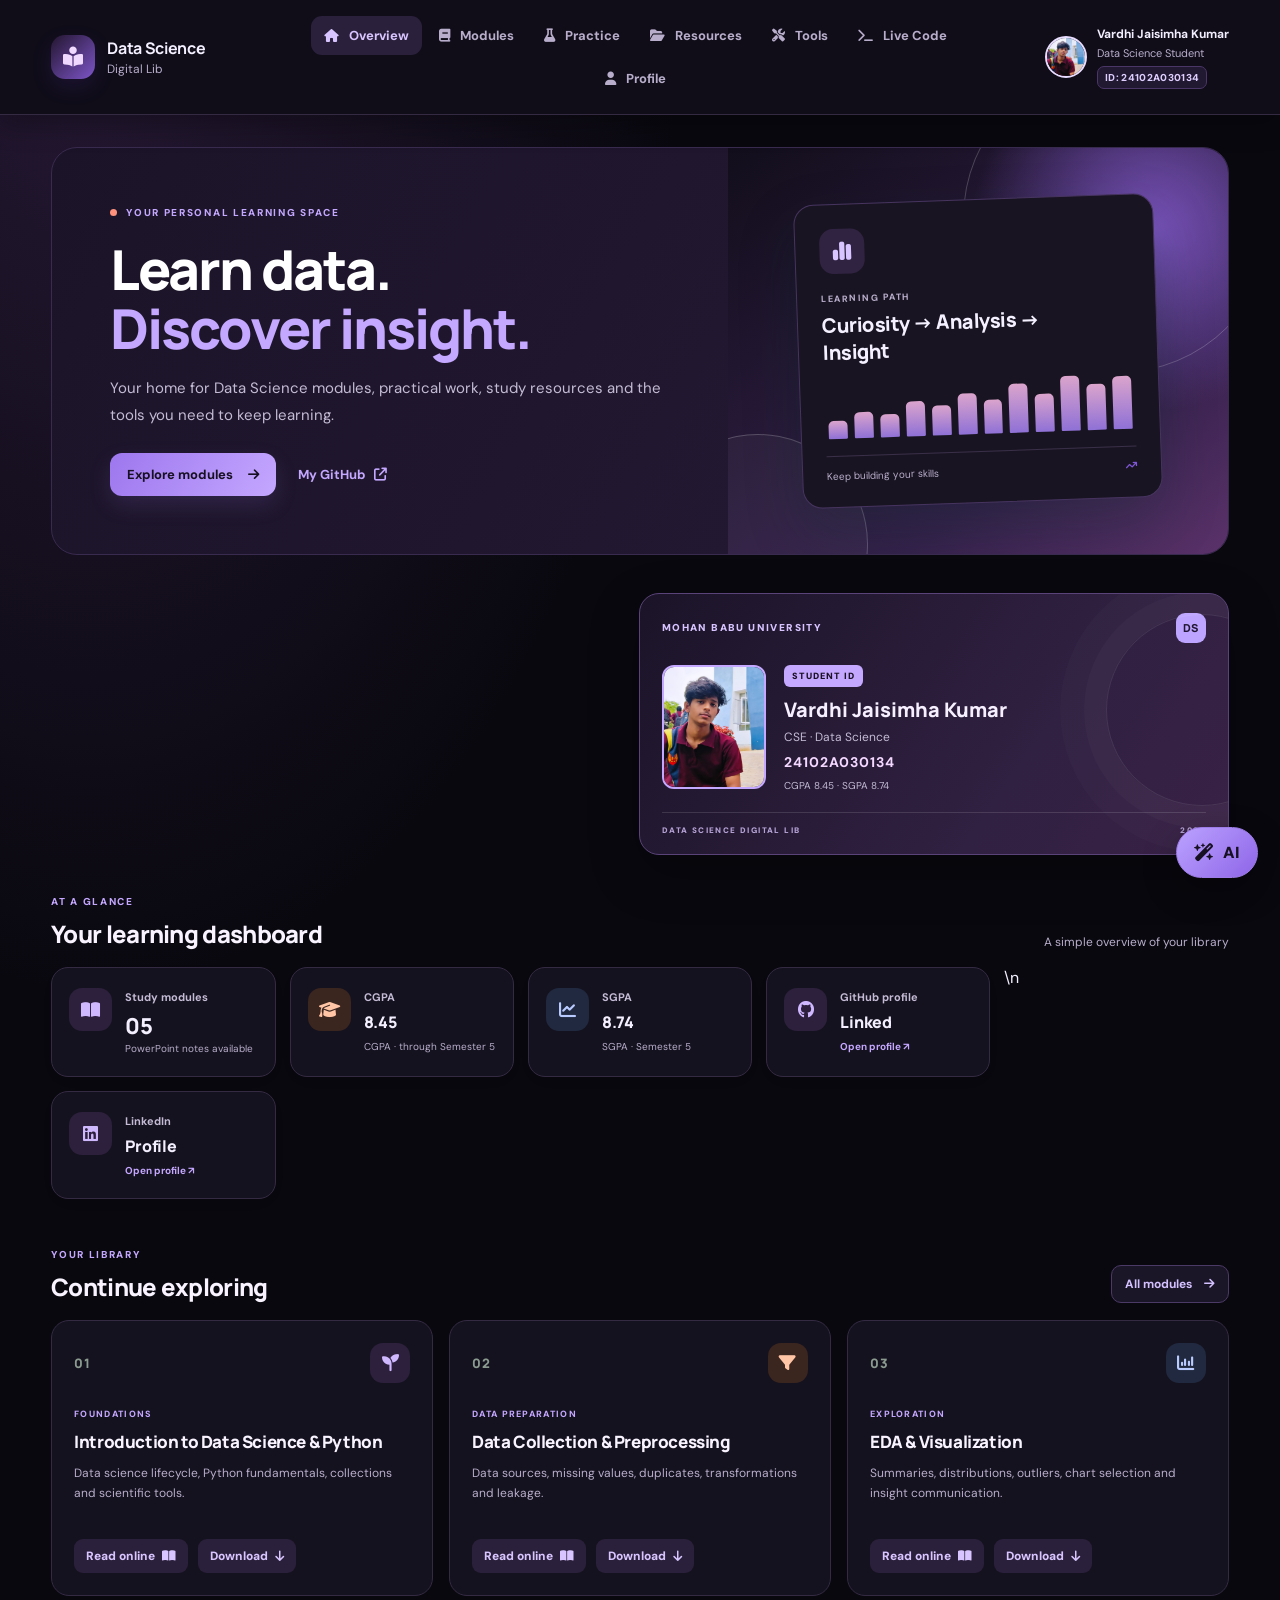
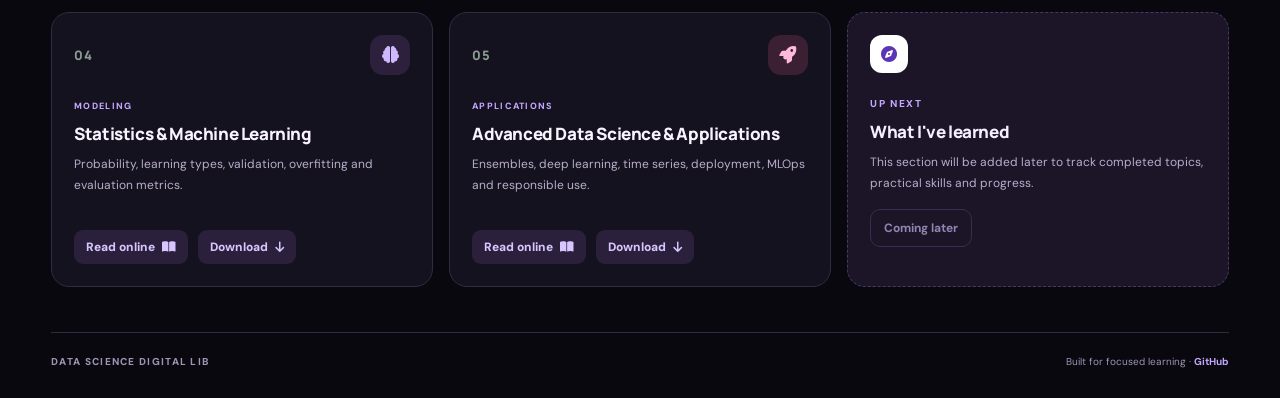
<file: index.html>
<!DOCTYPE html>
<html lang="en">
<head>
  <meta charset="UTF-8">
  <meta name="viewport" content="width=device-width, initial-scale=1">
  <meta http-equiv="refresh" content="0;url=personal-digital-lib/">
  <title>Data Science Digital Lib</title>
</head>
<body>
  <p>Opening Data Science Digital Lib...</p>
  <script>
    window.location.replace("personal-digital-lib/");
  </script>
  <a href="personal-digital-lib/">Open the website</a>
</body>
</html>
</file>
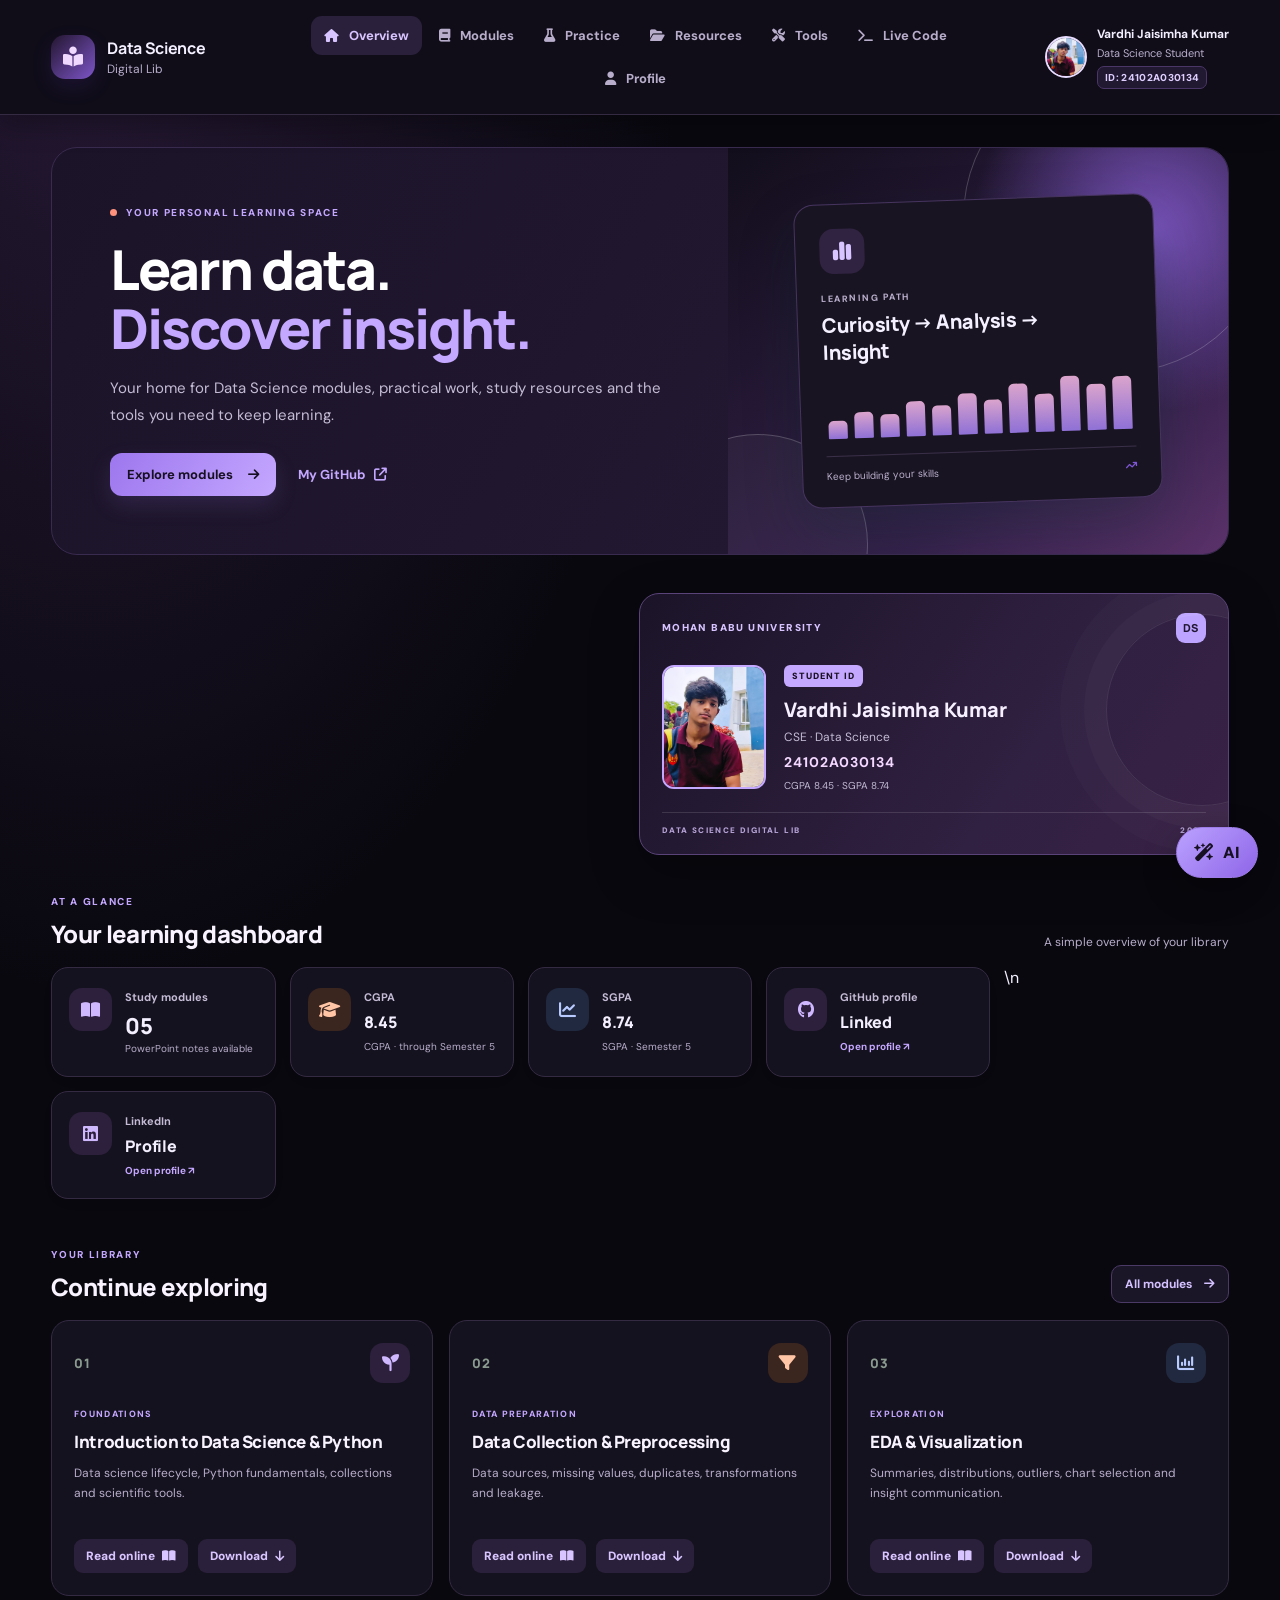
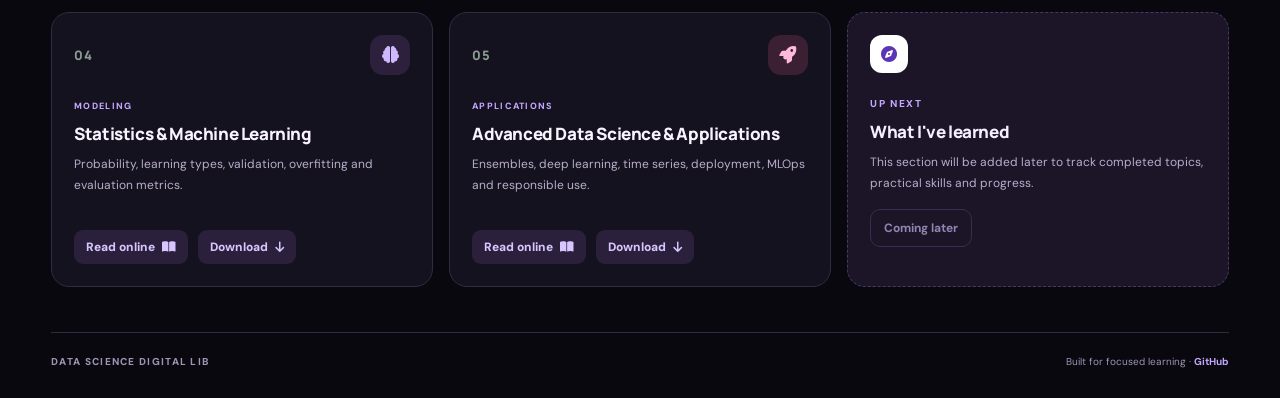
<file: personal-digital-lib/index.html>
<!DOCTYPE html>
<html lang="en">
<head>
<meta charset="UTF-8"><meta name="viewport" content="width=device-width, initial-scale=1.0">
<title>Data Science Digital Lib | Vardhi Jaisimha Kumar</title>
<link rel="stylesheet" href="main.css">
<link rel="stylesheet" href="https://cdnjs.cloudflare.com/ajax/libs/font-awesome/6.5.2/css/all.min.css">
</head>
<body>
<header class="topbar">
  <a class="brand" href="index.html"><span class="brand-mark"><i class="fa-solid fa-book-open-reader"></i></span><span><b>Data Science</b><small>Digital Lib</small></span></a>
  <nav class="topnav" aria-label="Main navigation">
    <button class="nav-link active" onclick="showSection('home',this)"><i class="fa-solid fa-house"></i> Overview</button>
    <button class="nav-link" onclick="showSection('modules',this)"><i class="fa-solid fa-book"></i> Modules</button>
    <button class="nav-link" onclick="showSection('labs',this)"><i class="fa-solid fa-flask"></i> Practice</button>
    <button class="nav-link" onclick="showSection('resources',this)"><i class="fa-solid fa-folder-open"></i> Resources</button>
    <button class="nav-link" onclick="showSection('tools',this)"><i class="fa-solid fa-screwdriver-wrench"></i> Tools</button>
    <button class="nav-link" onclick="showSection('compiler',this)"><i class="fa-solid fa-terminal"></i> Live Code</button>
    <button class="nav-link" onclick="showSection('profile',this)"><i class="fa-solid fa-user"></i> Profile</button>
  </nav>
  <div class="top-user"><img src="images/vardhi-profile.jpg" alt="Vardhi profile"><span class="top-user-details"><b>Vardhi Jaisimha Kumar</b><small>Data Science Student</small><small class="register-id">ID: 24102A030134</small></span></div>
</header>
<main class="shell">
<section id="home" class="page-section active-section">
  <div class="welcome-grid">
    <div class="welcome-copy"><div class="eyebrow"><span class="dot"></span> YOUR PERSONAL LEARNING SPACE</div>
      <h1>Learn data.<br><em>Discover insight.</em></h1>
      <p>Your home for Data Science modules, practical work, study resources and the tools you need to keep learning.</p>
      <div class="hero-actions"><button class="primary-btn" onclick="showSection('modules',document.querySelector('[onclick*=modules]'))">Explore modules <i class="fa-solid fa-arrow-right"></i></button><a class="text-btn" href="https://github.com/jaisimha-jai" target="_blank" rel="noopener">My GitHub <i class="fa-solid fa-arrow-up-right-from-square"></i></a></div>
    </div>
    <div class="welcome-visual"><div class="orb orb-a"></div><div class="orb orb-b"></div><div class="visual-card"><span class="visual-icon"><i class="fa-solid fa-chart-simple"></i></span><span class="visual-label">LEARNING PATH</span><h2>Curiosity → Analysis → Insight</h2><div class="mini-bars"><i></i><i></i><i></i><i></i><i></i><i></i><i></i><i></i><i></i><i></i><i></i><i></i></div><div class="visual-footer"><span>Keep building your skills</span><i class="fa-solid fa-arrow-trend-up"></i></div></div></div>
  </div>
  <aside class="student-id-card" aria-label="Student ID card"><div class="id-card-top"><span>MOHAN BABU UNIVERSITY</span><span class="id-card-mark">DS</span></div><div class="id-card-body"><img src="images/vardhi-profile.jpg" alt="Student photo"><div><span class="id-chip">STUDENT ID</span><h3>Vardhi Jaisimha Kumar</h3><p>CSE · Data Science</p><strong>24102A030134</strong><small>CGPA 8.45 · SGPA 8.74</small></div></div><div class="id-card-bottom"><span>DATA SCIENCE DIGITAL LIB</span><span>2026</span></div></aside>
  <div class="section-heading"><div><span class="eyebrow">AT A GLANCE</span><h2>Your learning dashboard</h2></div><span class="section-note">A simple overview of your library</span></div>
  <div class="metric-grid">
    <article class="metric"><span class="metric-icon mint"><i class="fa-solid fa-book-open"></i></span><div><span>Study modules</span><strong>05</strong><small>PowerPoint notes available</small></div></article>
    <article class="metric"><span class="metric-icon peach"><i class="fa-solid fa-graduation-cap"></i></span><div><span>CGPA</span><strong class="score">8.45</strong><small>CGPA · through Semester 5</small></div></article>
    <article class="metric"><span class="metric-icon blue"><i class="fa-solid fa-chart-line"></i></span><div><span>SGPA</span><strong class="score">8.74</strong><small>SGPA · Semester 5</small></div></article>
    <article class="metric"><span class="metric-icon lilac"><i class="fa-brands fa-github"></i></span><div><span>GitHub profile</span><strong class="profile-status">Linked</strong><small><a href="https://github.com/jaisimha-jai" target="_blank" rel="noopener">Open profile ↗</a></small></div></article>\n    <article class="metric"><span class="metric-icon mint"><i class="fa-brands fa-linkedin"></i></span><div><span>LinkedIn</span><strong class="profile-status">Profile</strong><small><a href="https://www.linkedin.com/in/vardhi-jaisimhakumar-30666b322/" target="_blank" rel="noopener">Open profile ↗</a></small></div></article>
  </div>
  <div class="section-heading module-heading"><div><span class="eyebrow">YOUR LIBRARY</span><h2>Continue exploring</h2></div><button class="quiet-btn" onclick="showSection('modules',document.querySelector('[onclick*=modules]'))">All modules <i class="fa-solid fa-arrow-right"></i></button></div>
  <div class="module-grid">
    <article class="module-card"><div class="module-top"><span class="module-number">01</span><span class="module-symbol green"><i class="fa-solid fa-seedling"></i></span></div><span class="module-kicker">FOUNDATIONS</span><h3>Introduction to Data Science &amp; Python</h3><p>Data science lifecycle, Python fundamentals, collections and scientific tools.</p><div class="file-actions"><a href="reader.html?file=pdfs/Module_01.pdf&amp;title=Module%2001" >Read online <i class="fa-solid fa-book-open"></i></a><a href="modules/Module_01.pptx" download>Download <i class="fa-solid fa-arrow-down"></i></a></div></article>
    <article class="module-card"><div class="module-top"><span class="module-number">02</span><span class="module-symbol orange"><i class="fa-solid fa-filter"></i></span></div><span class="module-kicker">DATA PREPARATION</span><h3>Data Collection &amp; Preprocessing</h3><p>Data sources, missing values, duplicates, transformations and leakage.</p><div class="file-actions"><a href="reader.html?file=pdfs/Module_02.pdf&amp;title=Module%2002" >Read online <i class="fa-solid fa-book-open"></i></a><a href="modules/Module_02.pptx" download>Download <i class="fa-solid fa-arrow-down"></i></a></div></article>
    <article class="module-card"><div class="module-top"><span class="module-number">03</span><span class="module-symbol blue-bg"><i class="fa-solid fa-chart-column"></i></span></div><span class="module-kicker">EXPLORATION</span><h3>EDA &amp; Visualization</h3><p>Summaries, distributions, outliers, chart selection and insight communication.</p><div class="file-actions"><a href="reader.html?file=pdfs/Module_03.pdf&amp;title=Module%2003" >Read online <i class="fa-solid fa-book-open"></i></a><a href="modules/Module_03.pptx" download>Download <i class="fa-solid fa-arrow-down"></i></a></div></article>
    <article class="module-card"><div class="module-top"><span class="module-number">04</span><span class="module-symbol lilac-bg"><i class="fa-solid fa-brain"></i></span></div><span class="module-kicker">MODELING</span><h3>Statistics &amp; Machine Learning</h3><p>Probability, learning types, validation, overfitting and evaluation metrics.</p><div class="file-actions"><a href="reader.html?file=pdfs/Module_04.pdf&amp;title=Module%2004" >Read online <i class="fa-solid fa-book-open"></i></a><a href="modules/Module_04.pptx" download>Download <i class="fa-solid fa-arrow-down"></i></a></div></article>
    <article class="module-card"><div class="module-top"><span class="module-number">05</span><span class="module-symbol pink-bg"><i class="fa-solid fa-rocket"></i></span></div><span class="module-kicker">APPLICATIONS</span><h3>Advanced Data Science &amp; Applications</h3><p>Ensembles, deep learning, time series, deployment, MLOps and responsible use.</p><div class="file-actions"><a href="reader.html?file=pdfs/Module_05.pdf&amp;title=Module%2005" >Read online <i class="fa-solid fa-book-open"></i></a><a href="modules/Module_05.pptx" download>Download <i class="fa-solid fa-arrow-down"></i></a></div></article>
    <article class="next-card"><span class="next-icon"><i class="fa-solid fa-compass"></i></span><span class="eyebrow">UP NEXT</span><h3>What I've learned</h3><p>This section will be added later to track completed topics, practical skills and progress.</p><button class="quiet-btn" disabled>Coming later</button></article>
  </div>
</section>
<section id="modules" class="page-section"><div class="page-intro"><span class="eyebrow">STUDY LIBRARY</span><h1>Data Science Modules</h1><p>Open or download your module presentations for offline study.</p></div><div class="list-grid">
  <a class="resource-row" href="reader.html?file=pdfs/Module_01.pdf&amp;title=Module%2001"><span class="row-number">01</span><span><b>Introduction to Data Science &amp; Python</b><small>Lifecycle, Python, collections and libraries</small></span><i class="fa-solid fa-download"></i></a>
  <a class="resource-row" href="reader.html?file=pdfs/Module_02.pdf&amp;title=Module%2002"><span class="row-number">02</span><span><b>Data Collection &amp; Data Preprocessing</b><small>Sources, quality, transformations and pipelines</small></span><i class="fa-solid fa-download"></i></a>
  <a class="resource-row" href="reader.html?file=pdfs/Module_03.pdf&amp;title=Module%2003"><span class="row-number">03</span><span><b>Exploratory Data Analysis &amp; Visualization</b><small>Statistics, distributions, charts and findings</small></span><i class="fa-solid fa-download"></i></a>
  <a class="resource-row" href="reader.html?file=pdfs/Module_04.pdf&amp;title=Module%2004"><span class="row-number">04</span><span><b>Statistics &amp; Machine Learning</b><small>Probability, model training and evaluation</small></span><i class="fa-solid fa-download"></i></a>
  <a class="resource-row" href="reader.html?file=pdfs/Module_05.pdf&amp;title=Module%2005"><span class="row-number">05</span><span><b>Advanced Data Science &amp; Applications</b><small>Deep learning, MLOps, ethics and applications</small></span><i class="fa-solid fa-download"></i></a>
</div></section>
<section id="labs" class="page-section"><div class="page-intro"><span class="eyebrow">PRACTICE SPACE</span><h1>Labs &amp; Projects</h1><p>Use these spaces for practical assignments and build a portfolio of data work.</p></div><div class="feature-grid"><article class="feature-card"><span class="module-symbol green"><i class="fa-solid fa-table"></i></span><h3>CSV Data Analysis</h3><p>Load a dataset, inspect columns, check missing values and summarize key measures.</p></article><a class="feature-card feature-card-link" href="eda.html"><span class="module-symbol orange"><i class="fa-solid fa-chart-line"></i></span><h3>EDA &amp; Visualization</h3><p>Open the interactive EDA workspace to upload a CSV, inspect missing values and build charts.</p><span class="eda-card-cta">Open EDA workspace <i class="fa-solid fa-arrow-right"></i></span></a><article class="feature-card"><span class="module-symbol blue-bg"><i class="fa-solid fa-database"></i></span><h3>Database &amp; SQL</h3><p>Practice querying, filtering, grouping and joining structured data.</p></article><article class="feature-card"><span class="module-symbol lilac-bg"><i class="fa-solid fa-code"></i></span><h3>GitHub Projects</h3><p>Keep project source code and documentation in your GitHub profile.</p><a href="https://github.com/jaisimha-jai/ds-project" target="_blank" rel="noopener">View ds-project repository <i class="fa-solid fa-arrow-up-right-from-square"></i></a></article><article class="feature-card"><span class="module-symbol green"><i class="fa-solid fa-chart-line"></i></span><h3>Mutual Fund Analytics Dashboard</h3><p>BlueStocks internship project: Python ETL, SQLite data storage, EDA, risk metrics and Power BI dashboards for NAV, AUM, SIP and benchmark analysis.</p><div class="file-actions"><a href="reader.html?file=pdfs/Mutual_Fund_Analytics_Dashboard.pdf&amp;title=Mutual%20Fund%20Analytics%20Dashboard">Read online <i class="fa-solid fa-book-open"></i></a><a href="projects/Mutual_Fund_Analytics_Dashboard.pptx" download>Download slides <i class="fa-solid fa-arrow-down"></i></a><a href="projects/MutualFundAnalytics.pbix" download>Power BI file <i class="fa-solid fa-download"></i></a></div></article></div></section>
<section id="resources" class="page-section"><div class="page-intro"><span class="eyebrow">REFERENCE SHELF</span><h1>Learning Resources</h1><p>Your module notes and quick links in one place.</p></div><div class="list-grid"><a class="resource-row" href="reader.html?file=pdfs/Module_01.pdf&amp;title=Module%2001"><span class="row-icon"><i class="fa-solid fa-file-powerpoint"></i></span><span><b>Data Science Fundamentals</b><small>Module 01 presentation</small></span><i class="fa-solid fa-download"></i></a><a class="resource-row" href="reader.html?file=pdfs/Module_02.pdf&amp;title=Module%2002"><span class="row-icon"><i class="fa-solid fa-file-powerpoint"></i></span><span><b>Data Collection &amp; Preprocessing</b><small>Module 02 presentation</small></span><i class="fa-solid fa-download"></i></a><a class="resource-row" href="reader.html?file=pdfs/Module_03.pdf&amp;title=Module%2003"><span class="row-icon"><i class="fa-solid fa-file-powerpoint"></i></span><span><b>EDA &amp; Visualization</b><small>Module 03 presentation</small></span><i class="fa-solid fa-download"></i></a><a class="resource-row" href="reader.html?file=pdfs/Module_04.pdf&amp;title=Module%2004"><span class="row-icon"><i class="fa-solid fa-file-powerpoint"></i></span><span><b>Statistics &amp; Machine Learning</b><small>Module 04 presentation</small></span><i class="fa-solid fa-download"></i></a><a class="resource-row" href="reader.html?file=pdfs/Module_05.pdf&amp;title=Module%2005"><span class="row-icon"><i class="fa-solid fa-file-powerpoint"></i></span><span><b>Advanced Applications</b><small>Module 05 presentation</small></span><i class="fa-solid fa-download"></i></a><a class="resource-row" href="reader.html?file=pdfs/Mutual_Fund_Analytics_Dashboard.pdf&amp;title=Mutual%20Fund%20Analytics%20Dashboard"><span class="row-icon"><i class="fa-solid fa-chart-line"></i></span><span><b>Mutual Fund Analytics Dashboard</b><small>Internship project presentation</small></span><i class="fa-solid fa-arrow-up-right-from-square"></i></a></div></section>
<section id="tools" class="page-section"><div class="page-intro"><span class="eyebrow">WORKBENCH</span><h1>Data Science Tools</h1><p>Choose a tool to open its official download page, documentation or browser app. Web links cannot launch installed desktop software directly, but these pages help you install or open it.</p><div class="tool-filter-wrap"><i class="fa-solid fa-magnifying-glass"></i><input id="toolSearch" type="search" placeholder="Search Python, Power BI, SQL, GitHub..." oninput="filterTools()" aria-label="Search tools"></div></div><div class="feature-grid tool-grid" id="toolGrid"><article class="feature-card tool-card"><span class="module-symbol lilac-bg"><i class="fa-brands fa-python"></i></span><h3>Python</h3><p>Language, scripting and analysis</p><a href="https://www.python.org/downloads/" target="_blank" rel="noopener">Download / official site <i class="fa-solid fa-arrow-up-right-from-square"></i></a></article><article class="feature-card tool-card"><span class="module-symbol lilac-bg"><i class="fa-solid fa-flask"></i></span><h3>Anaconda</h3><p>Python distribution and environment manager</p><a href="https://www.anaconda.com/download" target="_blank" rel="noopener">Download <i class="fa-solid fa-arrow-up-right-from-square"></i></a></article><article class="feature-card tool-card"><span class="module-symbol lilac-bg"><i class="fa-solid fa-book-open"></i></span><h3>JupyterLab</h3><p>Interactive notebooks on your computer</p><a href="https://jupyter.org/install" target="_blank" rel="noopener">Install <i class="fa-solid fa-arrow-up-right-from-square"></i></a></article><article class="feature-card tool-card"><span class="module-symbol lilac-bg"><i class="fa-brands fa-google"></i></span><h3>Google Colab</h3><p>Cloud notebooks; runs in your browser</p><a href="https://colab.research.google.com/" target="_blank" rel="noopener">Open app <i class="fa-solid fa-arrow-up-right-from-square"></i></a></article><article class="feature-card tool-card"><span class="module-symbol lilac-bg"><i class="fa-solid fa-code"></i></span><h3>VS Code</h3><p>Editor for Python, SQL, Java and C++</p><a href="https://code.visualstudio.com/download" target="_blank" rel="noopener">Download <i class="fa-solid fa-arrow-up-right-from-square"></i></a></article><article class="feature-card tool-card"><span class="module-symbol lilac-bg"><i class="fa-solid fa-terminal"></i></span><h3>C++ Compiler</h3><p>Online compiler for C++ practice</p><a href="https://www.onlinegdb.com/online_c++_compiler" target="_blank" rel="noopener">Open compiler <i class="fa-solid fa-arrow-up-right-from-square"></i></a></article><article class="feature-card tool-card"><span class="module-symbol lilac-bg"><i class="fa-brands fa-java"></i></span><h3>Java Compiler</h3><p>Online Java compiler</p><a href="https://www.onlinegdb.com/online_java_compiler" target="_blank" rel="noopener">Open compiler <i class="fa-solid fa-arrow-up-right-from-square"></i></a></article><article class="feature-card tool-card"><span class="module-symbol lilac-bg"><i class="fa-brands fa-python"></i></span><h3>Python Online</h3><p>Browser-based Python compiler</p><a href="https://www.online-python.com/" target="_blank" rel="noopener">Open compiler <i class="fa-solid fa-arrow-up-right-from-square"></i></a></article><article class="feature-card tool-card"><span class="module-symbol lilac-bg"><i class="fa-solid fa-calculator"></i></span><h3>NumPy</h3><p>Numerical arrays and scientific computing</p><a href="https://numpy.org/install/" target="_blank" rel="noopener">Install / docs <i class="fa-solid fa-arrow-up-right-from-square"></i></a></article><article class="feature-card tool-card"><span class="module-symbol lilac-bg"><i class="fa-solid fa-table"></i></span><h3>Pandas</h3><p>Data cleaning and tabular analysis</p><a href="https://pandas.pydata.org/docs/getting_started/install.html" target="_blank" rel="noopener">Install / docs <i class="fa-solid fa-arrow-up-right-from-square"></i></a></article><article class="feature-card tool-card"><span class="module-symbol lilac-bg"><i class="fa-solid fa-chart-line"></i></span><h3>Matplotlib</h3><p>Charts and plots for Python</p><a href="https://matplotlib.org/stable/users/installing/" target="_blank" rel="noopener">Install / docs <i class="fa-solid fa-arrow-up-right-from-square"></i></a></article><article class="feature-card tool-card"><span class="module-symbol lilac-bg"><i class="fa-solid fa-chart-pie"></i></span><h3>Seaborn</h3><p>Statistical data visualization</p><a href="https://seaborn.pydata.org/installing.html" target="_blank" rel="noopener">Install / docs <i class="fa-solid fa-arrow-up-right-from-square"></i></a></article><article class="feature-card tool-card"><span class="module-symbol lilac-bg"><i class="fa-solid fa-brain"></i></span><h3>Scikit-learn</h3><p>Machine learning in Python</p><a href="https://scikit-learn.org/stable/install.html" target="_blank" rel="noopener">Install / docs <i class="fa-solid fa-arrow-up-right-from-square"></i></a></article><article class="feature-card tool-card"><span class="module-symbol lilac-bg"><i class="fa-solid fa-network-wired"></i></span><h3>TensorFlow</h3><p>Deep learning and neural networks</p><a href="https://www.tensorflow.org/install" target="_blank" rel="noopener">Install / docs <i class="fa-solid fa-arrow-up-right-from-square"></i></a></article><article class="feature-card tool-card"><span class="module-symbol lilac-bg"><i class="fa-solid fa-microchip"></i></span><h3>PyTorch</h3><p>Deep learning framework</p><a href="https://pytorch.org/get-started/locally/" target="_blank" rel="noopener">Install <i class="fa-solid fa-arrow-up-right-from-square"></i></a></article><article class="feature-card tool-card"><span class="module-symbol lilac-bg"><i class="fa-solid fa-chart-column"></i></span><h3>Power BI Desktop</h3><p>Business intelligence dashboards for Windows</p><a href="https://www.microsoft.com/en-us/power-platform/products/power-bi/desktop" target="_blank" rel="noopener">Download <i class="fa-solid fa-arrow-up-right-from-square"></i></a></article><article class="feature-card tool-card"><span class="module-symbol lilac-bg"><i class="fa-solid fa-chart-area"></i></span><h3>Tableau Public</h3><p>Build and publish visualizations</p><a href="https://public.tableau.com/" target="_blank" rel="noopener">Open app <i class="fa-solid fa-arrow-up-right-from-square"></i></a></article><article class="feature-card tool-card"><span class="module-symbol lilac-bg"><i class="fa-solid fa-database"></i></span><h3>MySQL</h3><p>Relational database and Workbench downloads</p><a href="https://dev.mysql.com/downloads/" target="_blank" rel="noopener">Download <i class="fa-solid fa-arrow-up-right-from-square"></i></a></article><article class="feature-card tool-card"><span class="module-symbol lilac-bg"><i class="fa-solid fa-database"></i></span><h3>PostgreSQL</h3><p>Open-source relational database</p><a href="https://www.postgresql.org/download/" target="_blank" rel="noopener">Download <i class="fa-solid fa-arrow-up-right-from-square"></i></a></article><article class="feature-card tool-card"><span class="module-symbol lilac-bg"><i class="fa-solid fa-hard-drive"></i></span><h3>SQLite</h3><p>Lightweight local database engine</p><a href="https://www.sqlite.org/download.html" target="_blank" rel="noopener">Download <i class="fa-solid fa-arrow-up-right-from-square"></i></a></article><article class="feature-card tool-card"><span class="module-symbol lilac-bg"><i class="fa-solid fa-code"></i></span><h3>SQL Playground</h3><p>Try SQL queries in browser</p><a href="https://sqliteonline.com/" target="_blank" rel="noopener">Open app <i class="fa-solid fa-arrow-up-right-from-square"></i></a></article><article class="feature-card tool-card"><span class="module-symbol lilac-bg"><i class="fa-solid fa-chart-simple"></i></span><h3>R &amp; RStudio</h3><p>Statistical computing and IDE</p><a href="https://posit.co/download/rstudio-desktop/" target="_blank" rel="noopener">Download <i class="fa-solid fa-arrow-up-right-from-square"></i></a></article><article class="feature-card tool-card"><span class="module-symbol lilac-bg"><i class="fa-brands fa-git-alt"></i></span><h3>Git</h3><p>Version control for projects</p><a href="https://git-scm.com/downloads" target="_blank" rel="noopener">Download <i class="fa-solid fa-arrow-up-right-from-square"></i></a></article><article class="feature-card tool-card"><span class="module-symbol lilac-bg"><i class="fa-brands fa-github"></i></span><h3>GitHub</h3><p>Host code and collaborate</p><a href="https://github.com/jaisimha-jai" target="_blank" rel="noopener">Open profile <i class="fa-solid fa-arrow-up-right-from-square"></i></a></article><article class="feature-card tool-card"><span class="module-symbol lilac-bg"><i class="fa-brands fa-kaggle"></i></span><h3>Kaggle</h3><p>Datasets, notebooks and competitions</p><a href="https://www.kaggle.com/" target="_blank" rel="noopener">Open app <i class="fa-solid fa-arrow-up-right-from-square"></i></a></article><article class="feature-card tool-card"><span class="module-symbol lilac-bg"><i class="fa-solid fa-file-excel"></i></span><h3>Excel</h3><p>Spreadsheet analysis and Power Query</p><a href="https://www.microsoft.com/microsoft-365/excel" target="_blank" rel="noopener">Open app <i class="fa-solid fa-arrow-up-right-from-square"></i></a></article><article class="feature-card tool-card"><span class="module-symbol lilac-bg"><i class="fa-solid fa-bolt"></i></span><h3>Apache Spark</h3><p>Distributed data processing</p><a href="https://spark.apache.org/downloads.html" target="_blank" rel="noopener">Download / docs <i class="fa-solid fa-arrow-up-right-from-square"></i></a></article><article class="feature-card tool-card"><span class="module-symbol lilac-bg"><i class="fa-solid fa-cloud"></i></span><h3>Databricks</h3><p>Lakehouse, notebooks and analytics</p><a href="https://www.databricks.com/" target="_blank" rel="noopener">Open app <i class="fa-solid fa-arrow-up-right-from-square"></i></a></article><article class="feature-card tool-card"><span class="module-symbol lilac-bg"><i class="fa-brands fa-google"></i></span><h3>Google BigQuery</h3><p>Cloud data warehouse and SQL analytics</p><a href="https://console.cloud.google.com/bigquery" target="_blank" rel="noopener">Open console <i class="fa-solid fa-arrow-up-right-from-square"></i></a></article><article class="feature-card tool-card"><span class="module-symbol lilac-bg"><i class="fa-solid fa-leaf"></i></span><h3>MongoDB</h3><p>Document database and tools</p><a href="https://www.mongodb.com/try/download/community" target="_blank" rel="noopener">Download <i class="fa-solid fa-arrow-up-right-from-square"></i></a></article><article class="feature-card tool-card"><span class="module-symbol lilac-bg"><i class="fa-solid fa-window-maximize"></i></span><h3>Streamlit</h3><p>Build data apps with Python</p><a href="https://docs.streamlit.io/get-started/installation" target="_blank" rel="noopener">Install / docs <i class="fa-solid fa-arrow-up-right-from-square"></i></a></article><article class="feature-card tool-card"><span class="module-symbol lilac-bg"><i class="fa-brands fa-github"></i></span><h3>GitHub ds-project</h3><p>Your data science project repository</p><a href="https://github.com/jaisimha-jai/ds-project" target="_blank" rel="noopener">Open repository <i class="fa-solid fa-arrow-up-right-from-square"></i></a></article></div></section>
<section id="compiler" class="page-section"><div class="page-intro"><span class="eyebrow">LIVE PRACTICE</span><h1>Data Science Code Lab</h1><p>Run Python code in this website. The Python runtime and selected scientific packages load through the internet, so keep your connection active.</p></div><div class="feature-grid"><article class="feature-card"><span class="module-symbol lilac-bg"><i class="fa-brands fa-python"></i></span><h3>Python + Data Science</h3><p>Run Python, NumPy, Pandas, Matplotlib, Seaborn and Scikit-learn examples in the built-in lab.</p><a href="tool-lab.html?tool=python">Open live Python lab <i class="fa-solid fa-arrow-right"></i></a></article><article class="feature-card"><span class="module-symbol lilac-bg"><i class="fa-solid fa-table"></i></span><h3>Pandas &amp; CSV analysis</h3><p>Practice filtering rows, missing values, summary statistics and tabular data transformations.</p><a href="tool-lab.html?tool=pandas">Open Pandas lab <i class="fa-solid fa-arrow-right"></i></a></article><article class="feature-card"><span class="module-symbol lilac-bg"><i class="fa-solid fa-chart-line"></i></span><h3>Visualization lab</h3><p>Try plots with Matplotlib and Seaborn and inspect generated chart output.</p><a href="tool-lab.html?tool=matplotlib">Open visualization lab <i class="fa-solid fa-arrow-right"></i></a></article><article class="feature-card"><span class="module-symbol lilac-bg"><i class="fa-solid fa-brain"></i></span><h3>Machine Learning lab</h3><p>Experiment with a simple regression model and make a prediction.</p><a href="tool-lab.html?tool=sklearn">Open ML lab <i class="fa-solid fa-arrow-right"></i></a></article><article class="feature-card"><span class="module-symbol lilac-bg"><i class="fa-solid fa-terminal"></i></span><h3>Java / C++ / SQL</h3><p>Open a browser compiler or SQL playground for languages not run by the local Python editor.</p><div class="tool-inline-links"><a href="https://www.onlinegdb.com/online_java_compiler" target="_blank" rel="noopener">Java</a><a href="https://www.onlinegdb.com/online_c++_compiler" target="_blank" rel="noopener">C++</a><a href="https://sqliteonline.com/" target="_blank" rel="noopener">SQL</a></div></article></div></section>
<section id="ai" class="page-section"><div class="page-intro"><span class="eyebrow">STUDY SUPPORT</span><h1>Learning Assistant</h1><p>Write a question to organise what you want to learn. This demo does not send your question to an AI service yet.</p></div><div class="assistant-box"><label for="aiQuestion">What are you studying?</label><textarea id="aiQuestion" placeholder="e.g. Explain the difference between precision and recall..."></textarea><button class="primary-btn" onclick="askAI()">Prepare question <i class="fa-solid fa-arrow-right"></i></button></div></section>
<section id="profile" class="page-section"><div class="page-intro"><span class="eyebrow">YOUR DETAILS</span><h1>My Profile</h1><p>Student details, academic snapshot and project links.</p></div><div class="profile-panel profile-panel-modern"><div class="profile-photo-wrap"><img src="images/vardhi-profile.jpg" alt="Vardhi Jaisimha Kumar"><span class="profile-badge">Data Science</span></div><div class="profile-info"><span class="eyebrow">STUDENT PROFILE</span><h2>Vardhi Jaisimha Kumar</h2><p class="register-line">Register No. <b>24102A030134</b></p><div class="profile-detail-grid"><div><small>Course</small><b>CSE – Data Science</b></div><div><small>University</small><b>Mohan Babu University</b></div><div><small>CGPA (through Sem 5)</small><b>8.45</b></div><div><small>SGPA (Sem 5)</small><b>8.74</b></div></div><div class="social-links"><a href="https://github.com/jaisimha-jai" target="_blank" rel="noopener"><i class="fa-brands fa-github"></i> GitHub</a><a href="https://www.linkedin.com/in/vardhi-jaisimhakumar-30666b322/" target="_blank" rel="noopener"><i class="fa-brands fa-linkedin"></i> LinkedIn</a></div><div class="resume-launch-card"><div><span class="eyebrow">CAREER SNAPSHOT</span><h3>My Resume</h3><p>Your skills, academic details, project experience and interests in one place.</p></div><button class="primary-btn" onclick="openResume()"><i class="fa-solid fa-file-lines"></i> View resume <i class="fa-solid fa-arrow-up-right-from-square"></i></button></div><div class="project-link-box"><span class="eyebrow">FEATURED PROJECT</span><b>Mutual Fund Analytics Dashboard</b><p>Python · SQLite · Pandas · NumPy · Power BI</p><div class="file-actions"><a href="reader.html?file=pdfs/Mutual_Fund_Analytics_Dashboard.pdf&amp;title=Mutual%20Fund%20Analytics%20Dashboard">Read online <i class="fa-solid fa-book-open"></i></a><a href="projects/Mutual_Fund_Analytics_Dashboard.pptx" download>Download <i class="fa-solid fa-arrow-down"></i></a></div></div></div></div></section>

<div id="resumeModal" class="resume-modal" role="dialog" aria-modal="true" aria-labelledby="resumeTitle" aria-hidden="true" onclick="if(event.target===this)closeResume()">
  <article class="resume-sheet">
    <div class="resume-modal-actions"><span class="resume-label"><i class="fa-solid fa-file-lines"></i> PERSONAL RESUME</span><div><button class="resume-print" onclick="printResume()"><i class="fa-solid fa-print"></i> Print / Save PDF</button><button class="resume-close" aria-label="Close resume" onclick="closeResume()"><i class="fa-solid fa-xmark"></i></button></div></div>
    <div id="resumePrintable" class="resume-content">
      <header class="resume-header"><div><p class="resume-overline">DATA SCIENCE STUDENT</p><h1 id="resumeTitle">Vardhi Jaisimha Kumar</h1><p class="resume-subtitle">CSE – Data Science · Mohan Babu University</p></div><div class="resume-contact"><span><i class="fa-solid fa-id-card"></i> 24102A030134</span><a href="https://github.com/jaisimha-jai" target="_blank" rel="noopener"><i class="fa-brands fa-github"></i> GitHub</a><a href="https://www.linkedin.com/in/vardhi-jaisimhakumar-30666b322/" target="_blank" rel="noopener"><i class="fa-brands fa-linkedin"></i> LinkedIn</a></div></header>
      <section class="resume-section"><h2>Profile</h2><p>Data Science student interested in programming, data analysis, statistics and turning data into useful insights. Building practical experience through academic learning and analytics projects.</p></section>
      <section class="resume-section"><h2>Education</h2><div class="resume-entry"><div><b>B.Tech – CSE (Data Science)</b><span>Mohan Babu University</span></div><div class="resume-score"><b>CGPA 8.45</b><span>SGPA (Semester 5): 8.74</span></div></div></section>
      <section class="resume-section"><h2>Technical Skills</h2><div class="resume-skills"><span>C++</span><span>Java</span><span>Python</span><span>SQL</span><span>Statistics</span><span>Power BI</span><span>Data Analytics</span><span>Pandas</span><span>NumPy</span><span>Data Visualization</span><span>Data Preprocessing</span><span>SQLite</span></div></section>
      <section class="resume-section"><h2>Project Experience</h2><div class="resume-entry"><div><b>Mutual Fund Analytics Dashboard</b><span>BlueStocks Data Analytics Internship</span></div></div><ul><li>Worked with a data analytics workflow involving Python, ETL, data cleaning and validation.</li><li>Used SQLite for data storage and analysis; explored mutual fund NAV, AUM, SIP and benchmark performance.</li><li>Presented insights through Power BI dashboards and visual analysis.</li></ul></section>
      <section class="resume-section"><h2>Internship &amp; Certificate</h2><div class="resume-entry"><div><b>Data Analytics Internship — BlueStocks</b><span>Mutual Fund Analytics Dashboard · Python, SQLite, Power BI and data visualization</span></div><div class="resume-score"><b>Internship completion</b><span>Certificate details can be attached when the certificate file is available.</span></div></div></section>
      <section class="resume-section"><h2>Personal Interests</h2><div class="resume-hobbies"><span><i class="fa-solid fa-baseball-bat-ball"></i> Playing cricket</span><span><i class="fa-solid fa-headphones"></i> Listening to music</span></div></section>
      <p class="resume-footnote">This resume can be printed or saved as a PDF using your browser’s print dialog.</p>
    </div>
  </article>
</div>

<button class="ai-fab" id="aiFab" type="button" aria-label="Open AI assistant" onclick="toggleAssistant(true)"><i class="fa-solid fa-wand-magic-sparkles"></i><span>AI</span></button>
<div class="assistant-overlay" id="assistantOverlay" aria-hidden="true" onclick="if(event.target===this)toggleAssistant(false)"><section class="assistant-pop" role="dialog" aria-modal="true" aria-labelledby="assistantTitle"><header><div><span class="assistant-kicker">STUDY COMPANION</span><h2 id="assistantTitle"><i class="fa-solid fa-wand-magic-sparkles"></i> AI Assistant</h2></div><button type="button" class="assistant-x" onclick="toggleAssistant(false)" aria-label="Close assistant"><i class="fa-solid fa-xmark"></i></button></header><p class="assistant-explain">Ask for help with your modules, EDA, Python, SQL or projects. This static website cannot run a private AI agent by itself, so send your question to ChatGPT or Claude below.</p><label for="floatingAiQuestion">Your question</label><textarea id="floatingAiQuestion" rows="4" placeholder="e.g. Explain how to find outliers in my CSV dataset..."></textarea><div class="assistant-quick"><button type="button" onclick="setAssistantPrompt('Help me perform exploratory data analysis on a CSV dataset step by step.')">EDA help</button><button type="button" onclick="setAssistantPrompt('Explain this Python code line by line and show a dry run.')">Explain code</button><button type="button" onclick="setAssistantPrompt('Help me improve my Data Science project and dashboard.')">Project help</button></div><div class="assistant-actions"><button type="button" class="assistant-copy" onclick="copyAssistantQuestion()"><i class="fa-regular fa-copy"></i> Copy question</button><a href="https://chatgpt.com/" target="_blank" rel="noopener" onclick="copyAssistantQuestion()"><i class="fa-solid fa-arrow-up-right-from-square"></i> Open ChatGPT</a><a href="https://claude.ai/" target="_blank" rel="noopener" onclick="copyAssistantQuestion()"><i class="fa-solid fa-arrow-up-right-from-square"></i> Open Claude</a></div><p id="assistantStatus" class="assistant-status" aria-live="polite">Tip: copy your question, then paste it into the AI chat.</p></section></div>
<footer class="footer"><span>DATA SCIENCE DIGITAL LIB</span><span>Built for focused learning · <a href="https://github.com/jaisimha-jai" target="_blank" rel="noopener">GitHub</a></span></footer>
</main>
<script src="script.js"></script>
<script>
function showSection(sectionId, clickedButton){
 document.querySelectorAll('.page-section').forEach(s=>s.classList.remove('active-section'));
 const target=document.getElementById(sectionId); if(target) target.classList.add('active-section');
 document.querySelectorAll('.nav-link').forEach(n=>n.classList.remove('active'));
 if(clickedButton && clickedButton.classList.contains('nav-link')) clickedButton.classList.add('active');
 else { const match=document.querySelector('.nav-link[onclick*="'+sectionId+'"]'); if(match) match.classList.add('active'); }
 window.scrollTo({top:0,behavior:'smooth'});
}
function askAI(){const input=document.getElementById('aiQuestion'); if(!input||!input.value.trim()){alert('Please enter a question first.');return;} alert('Your question is ready to copy into your preferred AI learning assistant:\n\n'+input.value.trim());}
function openResume(){const modal=document.getElementById('resumeModal');if(!modal)return;modal.classList.add('is-open');modal.setAttribute('aria-hidden','false');document.body.classList.add('resume-open');const close=modal.querySelector('.resume-close');if(close)close.focus();}
function closeResume(){const modal=document.getElementById('resumeModal');if(!modal)return;modal.classList.remove('is-open');modal.setAttribute('aria-hidden','true');document.body.classList.remove('resume-open');}
function filterTools(){const q=(document.getElementById('toolSearch')?.value||'').toLowerCase();document.querySelectorAll('#toolGrid .tool-card').forEach(card=>{card.style.display=card.innerText.toLowerCase().includes(q)?'':'none';});}
document.addEventListener('keydown',function(e){if(e.key==='Escape'){const assistant=document.getElementById('assistantOverlay');if(assistant&&assistant.classList.contains('is-open')){toggleAssistant(false);return;}const modal=document.getElementById('resumeModal');if(modal&&modal.classList.contains('is-open')){closeResume();return;}if(!document.querySelector('.reader-shell'))showSection('home',document.querySelector('.nav-link[onclick*=home]'));}});
function printResume(){window.print();}
function toggleAssistant(open){const panel=document.getElementById('assistantOverlay');if(!panel)return;panel.classList.toggle('is-open',!!open);panel.setAttribute('aria-hidden',open?'false':'true');if(open){setTimeout(()=>document.getElementById('floatingAiQuestion')?.focus(),30);}}
function setAssistantPrompt(text){const box=document.getElementById('floatingAiQuestion');if(box){box.value=text;box.focus();}}
function copyAssistantQuestion(){const box=document.getElementById('floatingAiQuestion');const status=document.getElementById('assistantStatus');const text=(box?.value||'').trim();if(!text){if(status)status.textContent='Type a question first, or choose one of the quick prompts.';return;}if(navigator.clipboard&&window.isSecureContext){navigator.clipboard.writeText(text).then(()=>{if(status)status.textContent='Question copied. Paste it into ChatGPT or Claude.';}).catch(()=>{box.select();if(status)status.textContent='Question selected. Press Ctrl+C to copy, then paste it into your AI chat.';});}else{box.focus();box.select();if(status)status.textContent='Question selected. Press Ctrl+C to copy, then paste it into your AI chat.';}}
</script>
</body></html>
</file>
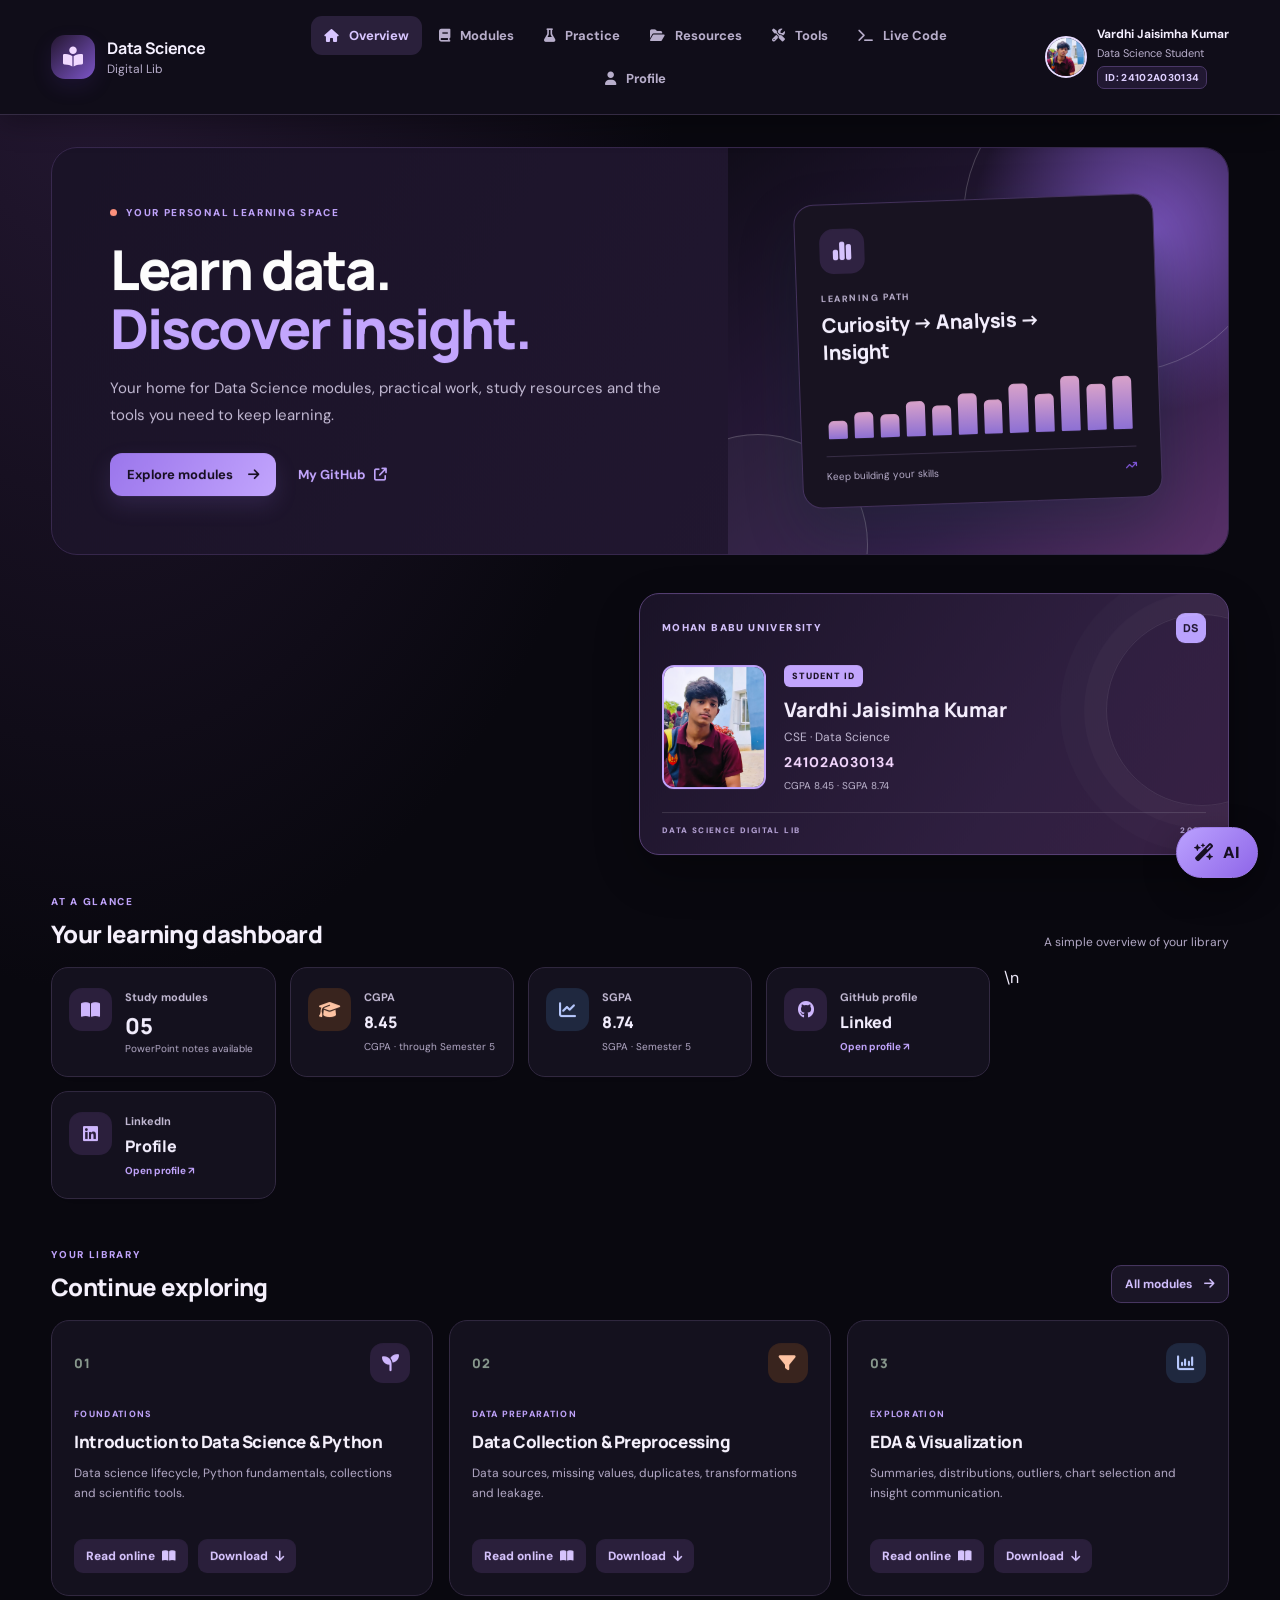
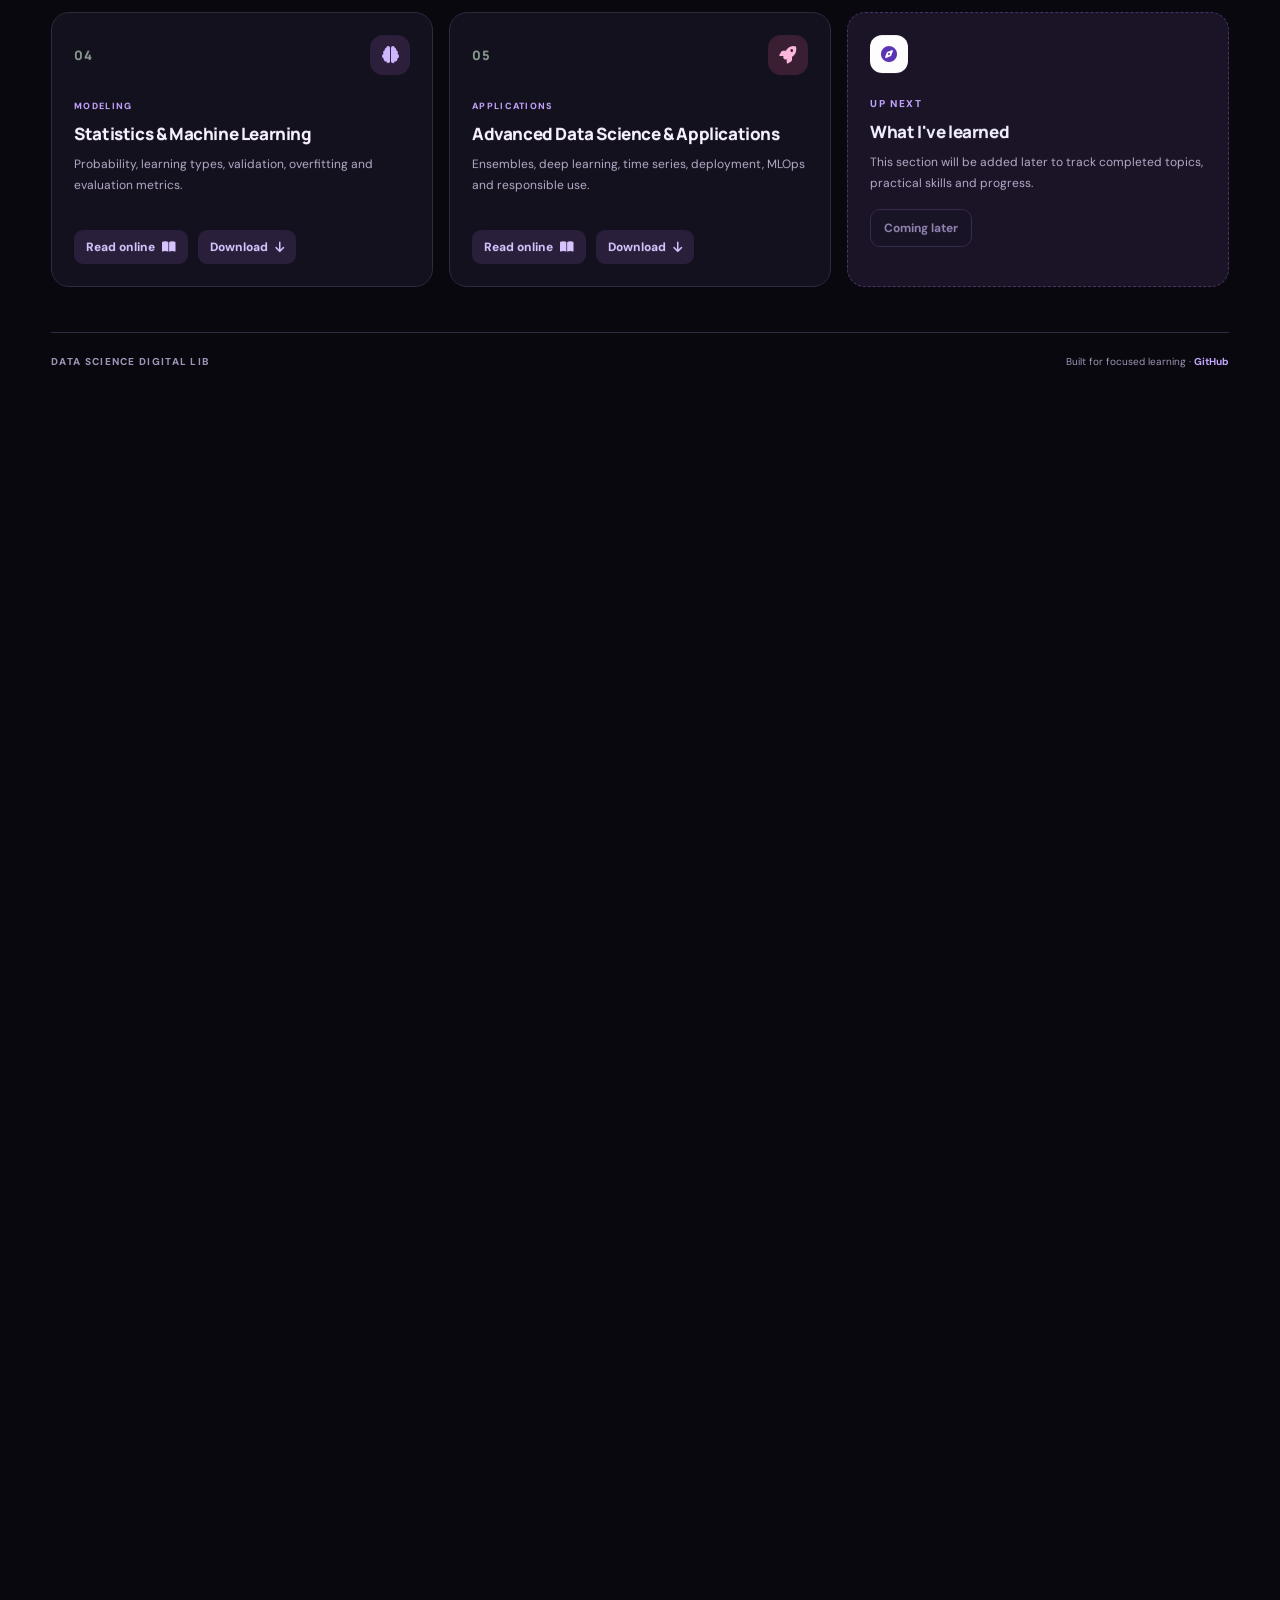
<file: personal-digital-lib/dashboard.html>
<!DOCTYPE html><html lang="en"><head><meta charset="UTF-8"><meta http-equiv="refresh" content="0; url=index.html"><title>Data Science Digital Lib</title></head><body><p>Opening <a href="index.html">Data Science Digital Lib</a>...</p></body></html>
</file>
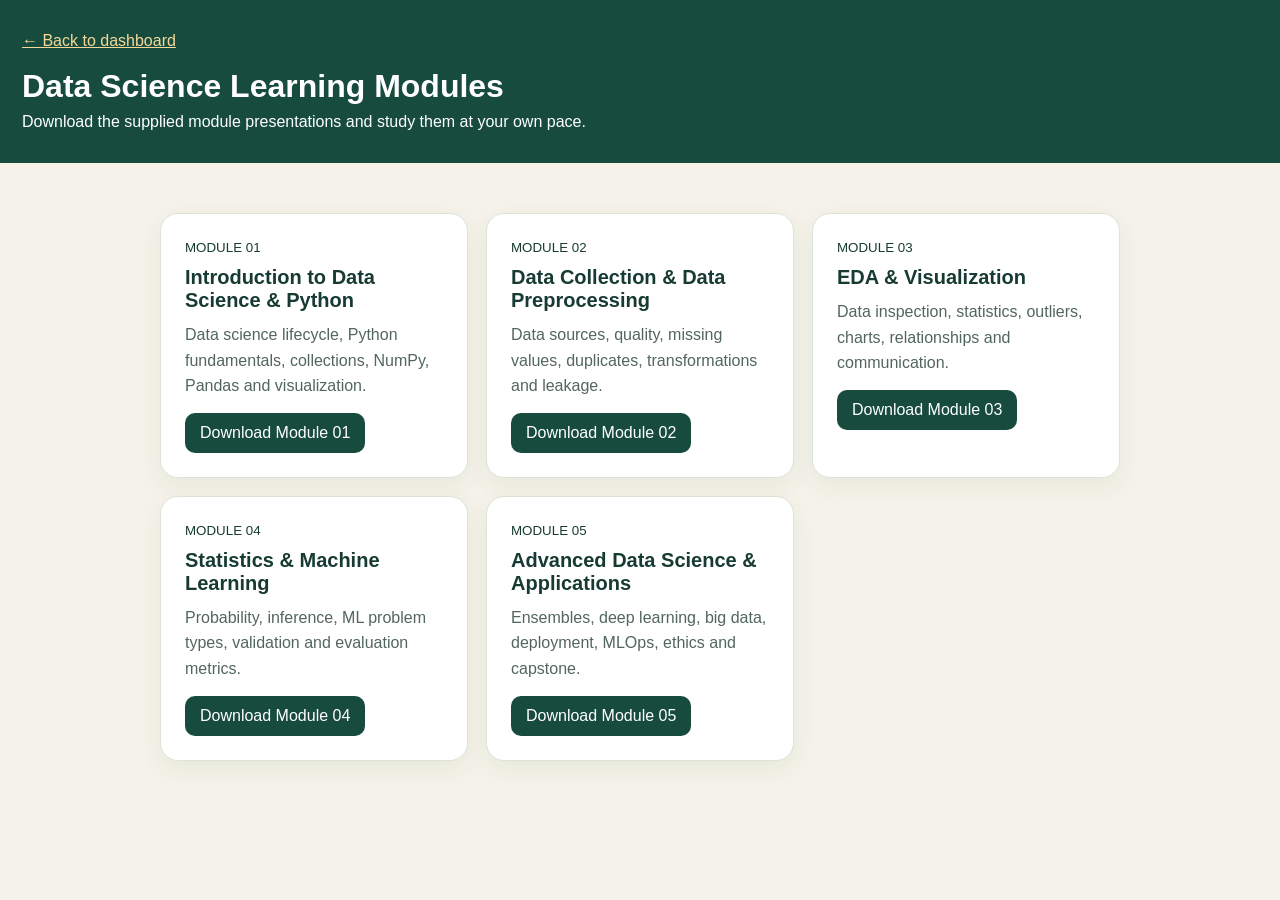
<file: personal-digital-lib/module1.html>
<!DOCTYPE html>
<html lang="en"><head><meta charset="UTF-8"><meta name="viewport" content="width=device-width, initial-scale=1.0"><title>Data Science Modules | Personal Digital Lib</title><link rel="stylesheet" href="script.css"><style>body{background:#f5f3e9;color:#173b32}.module-list{max-width:1000px;margin:30px auto;padding:20px;display:grid;grid-template-columns:repeat(auto-fit,minmax(260px,1fr));gap:18px}.module-item{background:white;border:1px solid #dce4d7;border-radius:18px;padding:24px;box-shadow:0 8px 24px #173b3210}.module-item h2{font-size:20px;margin:10px 0}.module-item p{line-height:1.6;color:#52665d}.module-item a{display:inline-block;margin-top:14px;padding:11px 15px;border-radius:10px;background:#174b3d;color:white;text-decoration:none}.head{padding:32px 22px;background:#174b3d;color:#fff}.head a{color:#f4d99a}.head h1{margin:18px 0 8px}</style></head><body><header class="head"><a href="dashboard.html">← Back to dashboard</a><h1>Data Science Learning Modules</h1><p>Download the supplied module presentations and study them at your own pace.</p></header><main class="module-list"><article class="module-item"><small>MODULE 01</small><h2>Introduction to Data Science &amp; Python</h2><p>Data science lifecycle, Python fundamentals, collections, NumPy, Pandas and visualization.</p><a href="modules/Module_01.pptx" download>Download Module 01</a></article><article class="module-item"><small>MODULE 02</small><h2>Data Collection &amp; Data Preprocessing</h2><p>Data sources, quality, missing values, duplicates, transformations and leakage.</p><a href="modules/Module_02.pptx" download>Download Module 02</a></article><article class="module-item"><small>MODULE 03</small><h2>EDA &amp; Visualization</h2><p>Data inspection, statistics, outliers, charts, relationships and communication.</p><a href="modules/Module_03.pptx" download>Download Module 03</a></article><article class="module-item"><small>MODULE 04</small><h2>Statistics &amp; Machine Learning</h2><p>Probability, inference, ML problem types, validation and evaluation metrics.</p><a href="modules/Module_04.pptx" download>Download Module 04</a></article><article class="module-item"><small>MODULE 05</small><h2>Advanced Data Science &amp; Applications</h2><p>Ensembles, deep learning, big data, deployment, MLOps, ethics and capstone.</p><a href="modules/Module_05.pptx" download>Download Module 05</a></article></main></body></html>
</file>
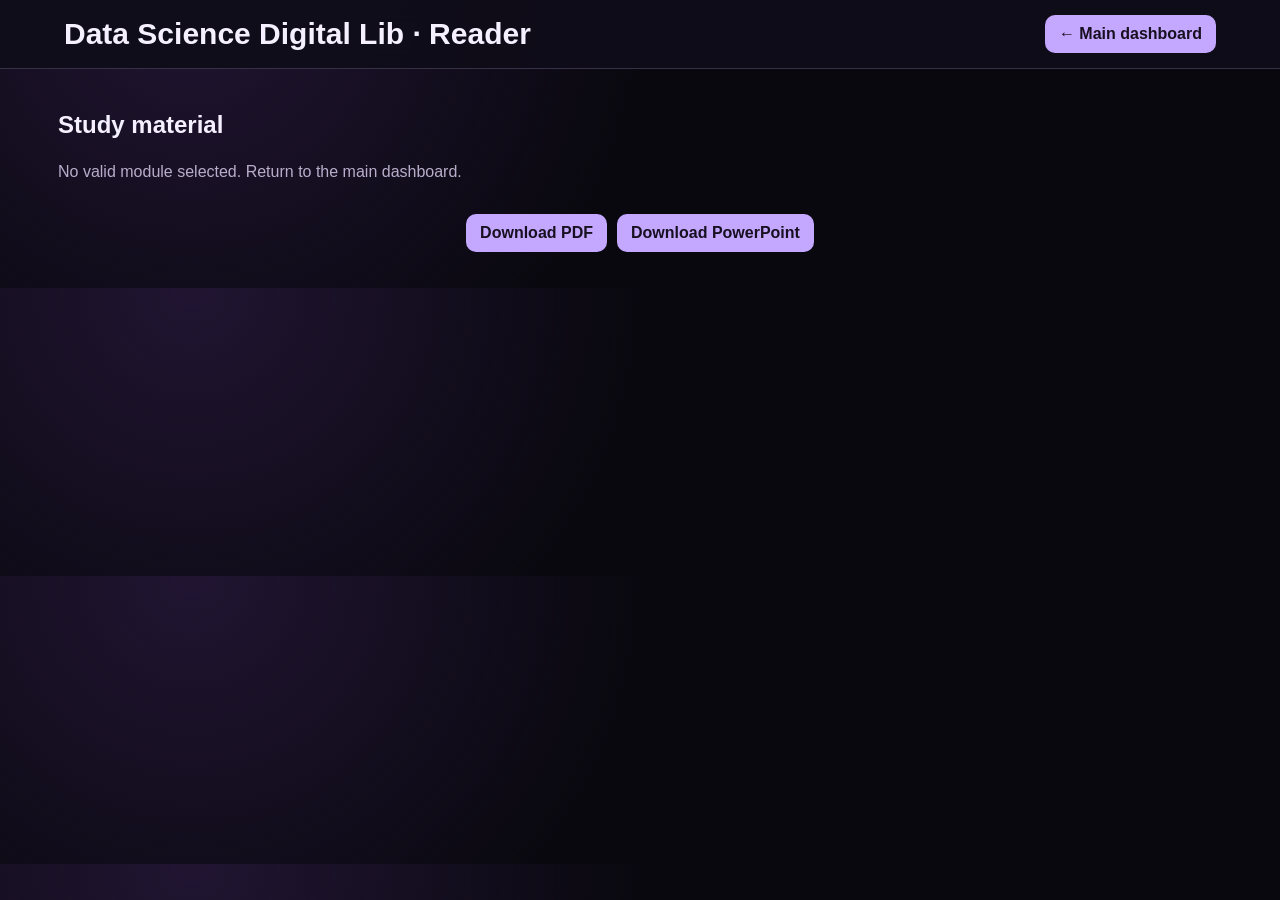
<file: personal-digital-lib/reader.html>
<!DOCTYPE html>
<html lang="en"><head><meta charset="UTF-8"><meta name="viewport" content="width=device-width, initial-scale=1"><title>Module Reader · Data Science Digital Lib</title>
<style>
:root{color-scheme:dark;--bg:#09080f;--panel:#15121f;--panel2:#211a31;--lav:#c4a7ff;--lav2:#8e63e6;--line:#383047;--text:#f5f0ff;--muted:#b8aecb}*{box-sizing:border-box}body{margin:0;background:radial-gradient(circle at 15% 0,#211532,transparent 40%),var(--bg);color:var(--text);font-family:Arial,sans-serif}header{position:sticky;top:0;z-index:2;display:flex;justify-content:space-between;align-items:center;gap:12px;flex-wrap:wrap;padding:15px 5%;background:#100d19ee;border-bottom:1px solid var(--line);backdrop-filter:blur(12px)}h1{font-size:clamp(20px,3vw,30px);margin:0}a,.btn{display:inline-flex;align-items:center;gap:8px;padding:10px 14px;border-radius:10px;background:var(--lav);color:#171020;text-decoration:none;font-weight:800;border:0;cursor:pointer}main{max-width:1200px;margin:auto;padding:22px 18px}p{color:var(--muted);line-height:1.6}#reader{width:100%;height:calc(100vh - 180px);min-height:480px;border:1px solid var(--line);border-radius:14px;background:#fff}footer{display:flex;gap:10px;justify-content:center;flex-wrap:wrap;padding:14px}</style></head>
<body><header><h1>Data Science Digital Lib · Reader</h1><div><a href="index.html">← Main dashboard</a></div></header><main><h2 id="title">Study material</h2><p>Read the presentation here without downloading the PowerPoint. Use your browser's PDF controls to zoom or print.</p><iframe id="reader" title="Study material PDF"></iframe><footer><a id="downloadPdf" href="#" download>Download PDF</a><a id="downloadPpt" href="#">Download PowerPoint</a></footer></main>
<script>
const q=new URLSearchParams(location.search);const file=q.get('file');const title=q.get('title')||'Study material';document.getElementById('title').textContent=title;const safeFile=file&&file.startsWith('pdfs/')&&!file.includes('..')?file:null;if(safeFile){document.getElementById('reader').src=safeFile;document.getElementById('downloadPdf').href=safeFile;const base=safeFile.split('/').pop().replace('.pdf','.pptx');let ppt=base==='Mutual_Fund_Analytics_Dashboard.pptx'?'projects/'+base:'modules/'+base;document.getElementById('downloadPpt').href=ppt;document.getElementById('downloadPpt').setAttribute('download','');}else{document.getElementById('reader').remove();document.querySelector('main p').textContent='No valid module selected. Return to the main dashboard.';}
document.addEventListener('keydown',e=>{if(e.key==='Escape')location.href='index.html'});
</script></body></html>
</file>
<file: personal-digital-lib/main.css>
@import url('https://fonts.googleapis.com/css2?family=DM+Sans:wght@400;500;600;700&family=Manrope:wght@400;500;600;700;800&display=swap');
:root{--ink:#172c26;--muted:#718078;--green:#185343;--green2:#28735b;--mint:#e4f2e9;--cream:#f7f8f3;--line:#e5eae3;--gold:#e7bd63;--white:#fff;--shadow:0 16px 42px rgba(26,57,43,.07)}
*{box-sizing:border-box}html{scroll-behavior:smooth}body{margin:0;background:var(--cream);color:var(--ink);font-family:'DM Sans',Arial,sans-serif}button,a{font:inherit}a{color:inherit;text-decoration:none}.topbar{height:auto;min-height:86px;padding:16px clamp(18px,4vw,64px);display:flex;align-items:center;justify-content:space-between;gap:24px;background:#fff;border-bottom:1px solid var(--line);position:sticky;top:0;z-index:10}.brand{display:flex;align-items:center;gap:12px;min-width:200px}.brand-mark{width:44px;height:44px;border-radius:14px;background:var(--green);color:#f6d17c;display:grid;place-items:center;font-size:20px}.brand b,.brand small{display:block}.brand b{font-family:Manrope,sans-serif;font-size:16px;letter-spacing:-.3px}.brand small{font-size:12px;color:var(--muted);margin-top:2px}.topnav{display:flex;align-items:center;justify-content:center;gap:4px;flex-wrap:wrap}.nav-link{border:0;background:transparent;padding:11px 13px;border-radius:11px;color:#64736b;font-size:13px;font-weight:700;cursor:pointer}.nav-link i{margin-right:7px}.nav-link:hover,.nav-link.active{background:var(--mint);color:var(--green)}.top-user{display:flex;align-items:center;gap:10px;min-width:210px;justify-content:flex-end}.top-user img{width:42px;height:42px;border-radius:50%;object-fit:cover;border:2px solid #e4eee6}.top-user b,.top-user small{display:block}.top-user b{font-size:12px}.top-user small{color:var(--muted);font-size:11px;margin-top:4px}.top-user-details{min-width:0}.top-user .register-id{font-size:10px;font-weight:800;letter-spacing:.35px;color:#6b4ee6;background:#f0edff;border:1px solid #ded7ff;border-radius:7px;padding:4px 7px;display:inline-block;margin-top:6px;white-space:nowrap}.shell{max-width:1320px;padding:32px clamp(18px,4vw,56px) 24px;margin:auto}.page-section{display:none}.page-section.active-section{display:block;animation:rise .3s ease}@keyframes rise{from{opacity:.35;transform:translateY(6px)}to{opacity:1;transform:translateY(0)}}.welcome-grid{display:grid;grid-template-columns:1.15fr .85fr;min-height:300px;background:#e9f1e8;border-radius:26px;overflow:hidden;margin-bottom:38px}.welcome-copy{padding:clamp(28px,5vw,58px);align-self:center}.eyebrow{font-size:10px;letter-spacing:1.7px;font-weight:800;color:#658074}.welcome-copy .eyebrow{display:flex;align-items:center;gap:9px}.dot{width:7px;height:7px;background:#c39a45;border-radius:50%}h1,h2,h3,p{margin-top:0}.welcome-copy h1{font:800 clamp(34px,4.3vw,57px)/1.08 Manrope,sans-serif;letter-spacing:-2px;margin:21px 0 16px;color:#163e32}.welcome-copy h1 em{font-style:normal;color:#2e795e}.welcome-copy p{font-size:15px;line-height:1.8;color:#5b7065;max-width:570px;margin-bottom:24px}.hero-actions{display:flex;align-items:center;gap:22px;flex-wrap:wrap}.primary-btn{border:0;border-radius:12px;padding:13px 17px;background:var(--green);color:#fff;font-weight:700;font-size:13px;cursor:pointer;box-shadow:0 8px 18px #18534322}.primary-btn i{margin-left:12px}.primary-btn:hover{background:#226b54}.text-btn{font-size:13px;font-weight:700;color:var(--green)}.text-btn i{margin-left:5px}.welcome-visual{position:relative;display:grid;place-items:center;overflow:hidden;background:linear-gradient(145deg,#1a4d3e,#28715a)}.orb{position:absolute;border-radius:50%;border:1px solid #ffffff2c}.orb-a{width:310px;height:310px;right:-45px;top:-85px}.orb-b{width:220px;height:220px;left:-80px;bottom:-100px;background:#ffffff08}.visual-card{position:relative;width:min(82%,360px);padding:24px;background:#ffffffed;border-radius:20px;box-shadow:0 24px 55px #092d2440;transform:rotate(-2deg)}.visual-icon{display:grid;place-items:center;width:45px;height:45px;background:#e1f0e5;color:var(--green);border-radius:14px;font-size:21px}.visual-label{display:block;font-size:9px;letter-spacing:1.5px;color:#7b8d82;font-weight:800;margin-top:19px}.visual-card h2{font:800 20px/1.35 Manrope,sans-serif;letter-spacing:-.5px;margin:7px 0 18px;max-width:260px}.mini-bars{height:55px;display:flex;align-items:flex-end;gap:7px;padding:0 3px}.mini-bars i{display:block;flex:1;background:#3c8b6a;border-radius:5px 5px 1px 1px;opacity:.9}.mini-bars i:nth-child(1){height:32%}.mini-bars i:nth-child(2){height:48%}.mini-bars i:nth-child(3){height:41%}.mini-bars i:nth-child(4){height:64%}.mini-bars i:nth-child(5){height:55%}.mini-bars i:nth-child(6){height:75%}.mini-bars i:nth-child(7){height:61%}.mini-bars i:nth-child(8){height:90%}.mini-bars i:nth-child(9){height:70%}.mini-bars i:nth-child(10){height:100%}.mini-bars i:nth-child(11){height:83%}.mini-bars i:nth-child(12){height:96%}.visual-footer{border-top:1px solid var(--line);padding-top:13px;margin-top:17px;display:flex;justify-content:space-between;color:#75857b;font-size:10px}.visual-footer i{color:var(--green)}.section-heading{display:flex;align-items:end;justify-content:space-between;gap:16px;margin:30px 0 17px}.section-heading h2{font:800 24px Manrope,sans-serif;letter-spacing:-.7px;margin:7px 0 0}.section-note{font-size:12px;color:var(--muted)}.metric-grid{display:grid;grid-template-columns:repeat(4,minmax(0,1fr));gap:14px}.metric{display:flex;align-items:flex-start;gap:13px;padding:20px 17px;background:#fff;border:1px solid var(--line);border-radius:17px;box-shadow:0 5px 20px #1a392b04;min-width:0}.metric-icon,.module-symbol{width:43px;height:43px;display:grid;place-items:center;border-radius:13px;flex-shrink:0;font-size:17px}.mint,.green{background:#e0f1e4;color:#247153}.peach,.orange{background:#fff0dc;color:#b77929}.blue,.blue-bg{background:#e5f0fb;color:#3d75a8}.lilac,.lilac-bg{background:#eee8fb;color:#8065b0}.pink-bg{background:#fbe8ec;color:#b65f77}.metric div{min-width:0}.metric div>span{font-size:11px;color:var(--muted);font-weight:700;display:block;margin:2px 0 7px}.metric strong{font:800 22px Manrope,sans-serif;letter-spacing:-.6px;display:block;overflow-wrap:anywhere}.metric strong.score,.metric strong.profile-status{font-size:16px;letter-spacing:-.2px;margin:3px 0 6px}.metric small{font-size:10px;color:#89968e;display:block;line-height:1.5}.metric small a{color:var(--green);font-weight:700}.module-heading{margin-top:43px}.quiet-btn{border:1px solid #dce7dd;border-radius:10px;padding:10px 13px;background:#fff;color:var(--green);font-weight:700;font-size:12px;cursor:pointer}.quiet-btn i{margin-left:9px}.quiet-btn:disabled{opacity:.65;cursor:default}.module-grid{display:grid;grid-template-columns:repeat(3,minmax(0,1fr));gap:16px}.module-card,.next-card,.feature-card{background:#fff;border:1px solid var(--line);border-radius:18px;padding:22px;transition:transform .2s,box-shadow .2s}.module-card:hover,.feature-card:hover{transform:translateY(-3px);box-shadow:var(--shadow)}.module-top{display:flex;align-items:center;justify-content:space-between;margin-bottom:18px}.module-number{font:800 13px Manrope,sans-serif;color:#8b9b90;letter-spacing:1px}.module-symbol{width:40px;height:40px}.module-kicker{font-size:9px;font-weight:800;letter-spacing:1.3px;color:#829087}.module-card h3,.next-card h3,.feature-card h3{font:800 17px/1.4 Manrope,sans-serif;letter-spacing:-.4px;margin:8px 0 9px}.module-card p,.next-card p,.feature-card p{font-size:12px;line-height:1.7;color:var(--muted);min-height:60px;margin-bottom:16px}.module-card>a,.feature-card>a{display:inline-flex;align-items:center;gap:9px;font-size:11px;font-weight:800;color:var(--green);border-top:1px solid #edf0eb;padding-top:14px;width:100%}.module-card>a i{margin-left:auto}.next-card{background:#f0f3eb;border-style:dashed;border-color:#cbd8cb}.next-icon{width:38px;height:38px;border-radius:12px;background:#fff;color:var(--green);display:grid;place-items:center;margin-bottom:18px}.next-card p{min-height:unset}.page-intro{padding:30px 0 25px}.page-intro h1{font:800 clamp(30px,4vw,43px) Manrope,sans-serif;letter-spacing:-1.4px;margin:9px 0}.page-intro p{color:var(--muted);font-size:14px;line-height:1.7}.list-grid{display:grid;gap:11px;max-width:920px}.resource-row{display:flex;align-items:center;gap:16px;padding:17px 19px;border:1px solid var(--line);border-radius:14px;background:#fff;transition:.2s}.resource-row:hover{border-color:#b5d0bd;transform:translateX(3px)}.row-number,.row-icon{width:43px;height:43px;display:grid;place-items:center;background:#e6f2e8;color:var(--green);border-radius:12px;font:800 12px Manrope,sans-serif;flex-shrink:0}.row-icon{font-size:16px}.resource-row span:nth-child(2){flex:1;min-width:0}.resource-row b,.resource-row small{display:block}.resource-row b{font-size:13px;margin-bottom:5px}.resource-row small{font-size:11px;color:var(--muted)}.resource-row>i{color:var(--green);padding:10px}.feature-grid{display:grid;grid-template-columns:repeat(2,minmax(0,1fr));gap:15px;max-width:1000px}.feature-card{padding:24px}.feature-card p{min-height:unset}.assistant-box{max-width:760px;padding:25px;background:#fff;border:1px solid var(--line);border-radius:18px;display:grid;gap:12px}.assistant-box label{font-size:12px;font-weight:800}.assistant-box textarea{min-height:150px;border:1px solid #dce5dc;border-radius:12px;padding:14px;font:14px 'DM Sans',sans-serif;resize:vertical;outline-color:#76a88c}.assistant-box .primary-btn{justify-self:start}.profile-panel{display:flex;gap:24px;align-items:center;max-width:800px;background:#fff;border:1px solid var(--line);border-radius:20px;padding:25px}.profile-panel img{width:128px;height:128px;border-radius:18px;object-fit:cover}.profile-panel h2{font:800 23px Manrope,sans-serif;margin-bottom:14px}.profile-panel p{font-size:13px;color:var(--muted);margin-bottom:9px}.profile-panel a{font-size:12px;font-weight:800;color:var(--green)}.footer{display:flex;justify-content:space-between;gap:12px;border-top:1px solid var(--line);padding:22px 0 6px;margin-top:45px;color:#87948b;font-size:10px}.footer span:first-child{letter-spacing:1.3px;font-weight:800}.footer a{color:var(--green);font-weight:700}
@media(max-width:1100px){.topbar{flex-wrap:wrap}.brand{min-width:unset}.top-user{min-width:unset}.topnav{order:3;width:100%;justify-content:flex-start}.metric-grid{grid-template-columns:repeat(2,minmax(0,1fr))}.module-grid{grid-template-columns:repeat(2,minmax(0,1fr))}}
@media(max-width:700px){.topbar{position:static;padding:14px 18px}.top-user span{display:none}.topnav{gap:2px}.nav-link{padding:9px;font-size:11px}.nav-link i{margin-right:4px}.shell{padding-top:18px}.welcome-grid{grid-template-columns:1fr}.welcome-copy{padding:28px 24px}.welcome-visual{min-height:260px;padding:25px}.welcome-copy h1{letter-spacing:-1.2px}.section-heading{align-items:flex-start;flex-direction:column}.section-note{display:none}.metric-grid{gap:9px}.metric{padding:14px 12px;gap:9px}.metric-icon{width:34px;height:34px;font-size:14px}.metric strong{font-size:19px}.metric strong.score,.metric strong.profile-status{font-size:14px}.module-grid,.feature-grid{grid-template-columns:1fr}.module-card p{min-height:unset}.profile-panel{align-items:flex-start;flex-direction:column}.profile-panel img{width:100px;height:100px}.footer{flex-direction:column}}

/* Personal profile, social links, and file actions */
.metric-grid{grid-template-columns:repeat(5,minmax(0,1fr))}
.file-actions{display:flex;align-items:center;gap:10px;flex-wrap:wrap;margin-top:14px}
.file-actions a{display:inline-flex;align-items:center;gap:7px;border-radius:9px;padding:9px 12px;background:#e8f2eb;color:var(--green);font-size:12px;font-weight:800}
.file-actions a:hover{background:var(--green);color:white}
.profile-panel-modern{display:grid;grid-template-columns:minmax(220px,300px) 1fr;gap:clamp(24px,4vw,48px);align-items:start;padding:clamp(22px,4vw,42px);border:1px solid var(--line);border-radius:24px;background:white;box-shadow:var(--shadow)}
.profile-photo-wrap{position:relative}
.profile-photo-wrap img{display:block;width:100%;aspect-ratio:4/5;object-fit:cover;object-position:center 25%;border-radius:18px;background:var(--mint)}
.profile-badge{position:absolute;left:14px;bottom:14px;border-radius:99px;padding:9px 13px;background:#fff;color:var(--green);font-size:12px;font-weight:800;box-shadow:0 5px 20px #0001}
.profile-info h2{font:800 clamp(25px,3vw,36px)/1.15 Manrope,sans-serif;letter-spacing:-1px;margin:12px 0}
.register-line{color:var(--muted);margin-bottom:22px}.register-line b{color:var(--ink)}
.profile-detail-grid{display:grid;grid-template-columns:repeat(2,minmax(0,1fr));gap:12px;margin:20px 0}
.profile-detail-grid>div{padding:15px;border:1px solid var(--line);border-radius:13px;background:#fafbf8}
.profile-detail-grid small,.profile-detail-grid b{display:block}.profile-detail-grid small{color:var(--muted);font-size:11px;margin-bottom:7px}.profile-detail-grid b{font-size:13px}
.social-links{display:flex;gap:10px;flex-wrap:wrap;margin:18px 0 24px}
.social-links a{display:inline-flex;align-items:center;gap:9px;padding:11px 15px;border-radius:11px;background:var(--green);color:#fff;font-weight:700;font-size:13px}
.social-links a:hover{background:var(--green2)}
.project-link-box{padding:18px;border-radius:16px;background:#f2f6ef;border:1px solid #e2ebdf}
.project-link-box>b{display:block;font:800 17px Manrope,sans-serif;margin:10px 0 7px}.project-link-box p{color:var(--muted);font-size:13px;margin-bottom:0}
@media(max-width:1100px){.metric-grid{grid-template-columns:repeat(3,minmax(0,1fr))}.topbar{flex-wrap:wrap}.top-user{min-width:auto}}
@media(max-width:720px){.metric-grid{grid-template-columns:repeat(2,minmax(0,1fr))}.profile-panel-modern{grid-template-columns:1fr}.profile-photo-wrap{max-width:280px}.profile-detail-grid{grid-template-columns:1fr 1fr}}
@media(max-width:430px){.metric-grid{grid-template-columns:1fr}.profile-detail-grid{grid-template-columns:1fr}.file-actions a{flex:1;justify-content:center}}


/* DISTINCTIVE MIDNIGHT INDIGO + VIOLET + CORAL THEME */
:root{--ink:#201a36;--muted:#77718d;--green:#5b35b5;--green2:#43218f;--mint:#eee8ff;--cream:#f7f5fc;--line:#e8e1f2;--gold:#ff927d;--white:#fff;--shadow:0 18px 50px rgba(50,29,93,.10)}
body{background:radial-gradient(ellipse at 5% 0%,#f0eaff 0,transparent 38%),var(--cream);color:var(--ink)}
.topbar{border-bottom-color:#e8e1f2;box-shadow:0 6px 28px #35205208}
.brand-mark{background:linear-gradient(135deg,#24183f,#7044cf);color:#ffb6a8;box-shadow:0 8px 20px #5b35b526}
.nav-link{color:#77718d}.nav-link:hover,.nav-link.active{background:#eee8ff;color:#5b35b5}
.top-user img{border-color:#e8dcff}
.welcome-grid{background:linear-gradient(120deg,#f0eaff,#fff0ec)}
.eyebrow{color:#7c62b5}.dot{background:#ff927d}
.welcome-copy h1{color:#24183f}.welcome-copy h1 em{color:#7650d4}.welcome-copy p{color:#706781}
.welcome-visual{background:radial-gradient(circle at 85% 20%,#8c6be8 0,transparent 34%),linear-gradient(145deg,#211735,#4b2b83 70%,#a34f82)}
.orb{border-color:#ffffff35}.orb-b{background:#ffffff09}.visual-icon{background:#eee8ff;color:#5b35b5}.mini-bars i{background:linear-gradient(180deg,#ff9e91,#7955d9)}.visual-footer i{color:#8058d9}
.primary-btn{background:linear-gradient(120deg,#5b35b5,#7a4fd1 70%,#b05b91);box-shadow:0 9px 22px #5b35b52b}.primary-btn:hover{background:linear-gradient(120deg,#43218f,#6940bd)}
.text-btn,.metric small a,.profile-panel a,.module-card>a,.feature-card>a,.resource-row>i{color:#6742bd}
.quiet-btn{border-color:#e0d6f3;color:#5b35b5}.quiet-btn:hover{background:#eee8ff}
.metric-icon.mint,.module-symbol.green,.row-number,.row-icon{background:#eee8ff;color:#6843bd}
.module-symbol.orange,.metric-icon.peach{background:#fff0e9;color:#c05c50}
.module-symbol.blue-bg,.metric-icon.blue{background:#e7efff;color:#4c65b6}
.module-symbol.lilac-bg,.metric-icon.lilac{background:#f1e7ff;color:#8752b4}
.module-symbol.pink-bg{background:#ffe8f0;color:#b44c7b}
.file-actions a{background:#eee8ff;color:#5b35b5}.file-actions a:hover{background:#5b35b5;color:#fff}
.next-card{background:#f0ebfa;border-color:#d8c8f3}.next-icon{color:#5b35b5}.resource-row:hover{border-color:#c6b1f1}.profile-photo-wrap img{background:#eee8ff}.profile-badge{color:#5b35b5}.social-links a{background:linear-gradient(120deg,#5b35b5,#7951cd)}.social-links a:hover{background:#43218f}.project-link-box{background:#f4efff;border-color:#e6dcfa}
.assistant-box textarea{outline-color:#8b68d8}
/* Resume is hidden until requested */
.resume-launch-card{display:flex;align-items:center;justify-content:space-between;gap:18px;margin:20px 0;padding:22px;border:1px solid #e6dcfa;border-radius:18px;background:linear-gradient(120deg,#f7f2ff,#fff5f1)}
.resume-launch-card h3{font:800 20px Manrope,sans-serif;margin:7px 0}.resume-launch-card p{font-size:12px;color:var(--muted);line-height:1.65;margin:0}.resume-launch-card .primary-btn{flex-shrink:0}
.resume-modal{display:none;position:fixed;inset:0;z-index:1000;background:rgba(23,14,43,.72);backdrop-filter:blur(9px);padding:22px;overflow:auto;align-items:flex-start;justify-content:center}
.resume-modal.is-open{display:flex;animation:resumeFade .2s ease}@keyframes resumeFade{from{opacity:0}to{opacity:1}}
.resume-sheet{width:min(850px,100%);margin:auto;background:#fff;border-radius:22px;box-shadow:0 28px 100px #160d2e66;overflow:hidden}
.resume-modal-actions{display:flex;align-items:center;justify-content:space-between;gap:12px;padding:16px 24px;background:#24183f;color:#fff}.resume-label{font-size:10px;letter-spacing:1.4px;font-weight:800}.resume-label i{color:#ffad9d;margin-right:8px}.resume-modal-actions>div{display:flex;gap:9px}.resume-print,.resume-close{border:1px solid #ffffff35;border-radius:10px;padding:10px 13px;background:#ffffff12;color:#fff;font-size:12px;font-weight:700;cursor:pointer}.resume-close{width:38px;padding:10px}.resume-content{padding:clamp(24px,5vw,50px);color:#28213c}.resume-header{display:flex;justify-content:space-between;gap:20px;padding-bottom:24px;border-bottom:3px solid #6a43c0}.resume-overline{font-size:10px;letter-spacing:2px;color:#7b5bc0;font-weight:800;margin-bottom:9px}.resume-header h1{font:800 clamp(26px,4vw,38px)/1.1 Manrope,sans-serif;letter-spacing:-1px;margin:0 0 8px;color:#24183f}.resume-subtitle{font-size:13px;color:#756d88;margin:0}.resume-contact{display:grid;align-content:center;gap:8px;font-size:11px;color:#5e5674}.resume-contact a{color:#6240b5}.resume-section{margin-top:24px}.resume-section h2{font:800 13px Manrope,sans-serif;text-transform:uppercase;letter-spacing:1.2px;color:#6b45bd;padding-bottom:8px;border-bottom:1px solid #e8e1f2;margin-bottom:12px}.resume-section p{font-size:12px;line-height:1.8;color:#625b73;margin:0}.resume-entry{display:flex;justify-content:space-between;gap:15px}.resume-entry b,.resume-entry span{display:block}.resume-entry b{font-size:12px;margin-bottom:5px}.resume-entry span{font-size:11px;color:#77718d}.resume-score{text-align:right}.resume-skills{display:flex;gap:8px;flex-wrap:wrap}.resume-skills span{padding:8px 11px;border-radius:8px;background:#f0eaff;color:#5835a7;font-size:11px;font-weight:700;border:1px solid #e4d9fb}.resume-section ul{padding-left:19px;margin:10px 0 0;color:#625b73;font-size:11px;line-height:1.8}.resume-hobbies{display:flex;gap:10px;flex-wrap:wrap}.resume-hobbies span{display:inline-flex;align-items:center;gap:8px;background:#fff0ec;color:#89483f;border-radius:10px;padding:11px 13px;font-size:12px;font-weight:700}.resume-hobbies i{color:#c05c50}.resume-footnote{border-top:1px solid #eee8f5;margin:24px 0 0;padding-top:12px;color:#948ca3;font-size:10px}
body.resume-open{overflow:hidden}
@media(max-width:650px){.resume-launch-card{align-items:flex-start;flex-direction:column}.resume-header{flex-direction:column}.resume-contact{gap:6px}.resume-modal{padding:8px}.resume-sheet{border-radius:14px}.resume-modal-actions{padding:13px 15px}.resume-print{font-size:10px;padding:9px}.resume-content{padding:24px 18px}.resume-entry{flex-direction:column}.resume-score{text-align:left}}
@media print{body *{visibility:hidden!important}.resume-modal,.resume-modal *{visibility:visible!important}.resume-modal{display:block!important;position:absolute;inset:0;padding:0;background:white;overflow:visible}.resume-sheet{width:100%;box-shadow:none;border-radius:0;overflow:visible}.resume-modal-actions{display:none!important}.resume-content{padding:0 8mm;color:#222}.resume-header{padding-top:5mm}.resume-section{break-inside:avoid}.resume-skills span,.resume-hobbies span{print-color-adjust:exact;-webkit-print-color-adjust:exact}.resume-footnote{display:none}}

/* FULL MIDNIGHT BLACK + LAVENDER THEME */
:root{color-scheme:dark;--ink:#f4efff;--muted:#b8aecb;--green:#c4a7ff;--green2:#9a73ed;--mint:#2b203c;--cream:#09080f;--line:#342b43;--gold:#ffb4d2;--white:#15121f;--shadow:0 18px 50px #0008}
body{background:radial-gradient(ellipse at 7% 0%,#251833 0,transparent 35%),#09080f;color:#f4efff}
.topbar{background:#100d19;border-bottom-color:#342b43;box-shadow:0 6px 28px #0005}.brand-mark{background:linear-gradient(135deg,#241630,#7c55c7);color:#f0d9ff}.brand b{color:#f5f0ff}.brand small,.top-user small{color:#b8aecb}.top-user .register-id{color:#decfff;background:#211832;border-color:#4a3767}.nav-link{color:#b8aecb}.nav-link:hover,.nav-link.active{background:#2a203b;color:#d8c5ff}.welcome-grid{background:linear-gradient(120deg,#1b1428,#261a36);border:1px solid #392a4f}.welcome-copy h1{color:#fff}.welcome-copy h1 em{color:#c4a7ff}.welcome-copy p{color:#c4bbd5}.welcome-visual{background:radial-gradient(circle at 85% 20%,#7953bc 0,transparent 34%),linear-gradient(145deg,#120e1b,#35214c 70%,#5a326a)}.visual-card{background:#191422;color:#f5f0ff;border:1px solid #46345f}.visual-label,.visual-footer{color:#b8aecb}.visual-icon{background:#302342;color:#d8c5ff}.visual-footer{border-color:#3a3049}.mini-bars i{background:linear-gradient(180deg,#f0b4df,#9c7bea)}.metric,.module-card,.next-card,.feature-card,.resource-row,.assistant-box,.profile-panel{background:#15121f;border-color:#342b43;color:#f4efff}.metric small,.module-card p,.next-card p,.feature-card p,.resource-row small,.profile-panel p{color:#b8aecb}.metric div>span{color:#c4bbd5}.metric-icon.mint,.module-symbol.green,.row-number,.row-icon,.module-symbol.lilac-bg,.metric-icon.lilac{background:#2c203d;color:#d0b8ff}.module-symbol.orange,.metric-icon.peach{background:#3a251f;color:#ffc5a5}.module-symbol.blue-bg,.metric-icon.blue{background:#202940;color:#b9caff}.module-symbol.pink-bg{background:#3b2033;color:#ffb9dd}.eyebrow,.module-kicker{color:#c4a7ff}.section-heading h2,.page-intro h1,.module-card h3,.feature-card h3,.profile-info h2{color:#f8f3ff}.primary-btn{background:linear-gradient(120deg,#9d77ee,#c4a7ff);color:#170f22;box-shadow:0 9px 22px #9d77ee26}.primary-btn:hover{background:#d3c0ff}.quiet-btn{background:#1b1627;border-color:#4b3a65;color:#d3c0ff}.quiet-btn:hover{background:#2c203d}.file-actions a{background:#2b203c;color:#d8c5ff}.file-actions a:hover,.social-links a{background:linear-gradient(120deg,#8e63e6,#c4a7ff);color:#160f21}.next-card{background:#1b1527;border-color:#4a3767}.resource-row:hover{border-color:#9b7ad4}.module-card>a,.feature-card>a,.text-btn,.metric small a,.profile-panel a,.resource-row>i{color:#c4a7ff}.project-link-box{background:#1c1628;border-color:#46345f}.assistant-box textarea{background:#0e0b15;color:#f4efff;border-color:#4a3a60}.footer{border-color:#342b43;color:#9f94b4}.resume-launch-card{background:linear-gradient(120deg,#211831,#281b2c);border-color:#4a3767}.resume-launch-card p{color:#c4bbd5}.student-id-card{max-width:590px;margin:0 0 34px auto;padding:19px 22px;border-radius:20px;border:1px solid #5a4378;background:linear-gradient(125deg,#1b1428,#302041 65%,#392246);box-shadow:0 18px 50px #0005;color:#f6efff;overflow:hidden;position:relative}.student-id-card:after{content:'';position:absolute;width:190px;height:190px;border:1px solid #ffffff18;border-radius:50%;right:-70px;top:20px;box-shadow:0 0 0 22px #ffffff06,0 0 0 46px #ffffff04;pointer-events:none}.id-card-top,.id-card-bottom{display:flex;align-items:center;justify-content:space-between;gap:12px;letter-spacing:1.4px;font-size:10px;font-weight:900;color:#d6c3ff}.id-card-top i{font-size:21px}.id-card-body{display:flex;align-items:center;gap:18px;margin:20px 0;position:relative;z-index:1}.id-card-body img{width:104px;height:124px;object-fit:cover;object-position:center 25%;border:2px solid #c4a7ff;border-radius:12px}.id-chip{display:inline-block;padding:5px 8px;border-radius:6px;background:#c4a7ff;color:#1a1124;font-size:9px;font-weight:900;letter-spacing:1px}.id-card-body h3{margin:9px 0 6px;font:800 20px Manrope,sans-serif}.id-card-body p{margin:0 0 8px;color:#c4bbd5;font-size:12px}.id-card-body strong,.id-card-body small{display:block}.id-card-body strong{font-size:14px;letter-spacing:1px;color:#f4d8ff}.id-card-body small{font-size:10px;color:#c4bbd5;margin-top:8px}.id-card-bottom{border-top:1px solid #ffffff20;padding-top:12px;font-size:8px;color:#b5a2d5}.tool-filter-wrap{display:flex;align-items:center;gap:10px;max-width:520px;padding:0 14px;border:1px solid #49385e;background:#15121f;border-radius:12px;color:#c4a7ff}.tool-filter-wrap input{width:100%;padding:14px 0;border:0;outline:0;background:transparent;color:#fff;font:inherit}.tool-grid{max-width:none;grid-template-columns:repeat(3,minmax(0,1fr))}.tool-card{min-width:0}.tool-card p{min-height:48px}.tool-inline-links{display:flex;gap:8px;flex-wrap:wrap}.tool-inline-links a{width:auto;padding:8px 12px;border-radius:8px;background:#2b203c;border:1px solid #4a3767}.profile-detail-grid>div{background:#1b1626;border-color:#342b43}.profile-detail-grid small{color:#b8aecb}.profile-detail-grid b{color:#f4efff}.profile-badge{background:#171020;color:#d8c5ff}.social-links a{color:#160f21}
@media(max-width:900px){.tool-grid{grid-template-columns:repeat(2,minmax(0,1fr))}.student-id-card{margin-left:0}}
@media(max-width:700px){.tool-grid{grid-template-columns:1fr}.student-id-card{padding:16px}.id-card-body img{width:85px;height:105px}.id-card-body h3{font-size:17px}}

/* Final polish: student ID mark, EDA launch card, and floating AI helper */
.id-card-mark{display:inline-grid;place-items:center;width:30px;height:30px;border-radius:9px;background:#bca4ff;color:#211632;font:900 11px Manrope,sans-serif;letter-spacing:.5px}
.feature-card-link{display:block;text-decoration:none;color:inherit;cursor:pointer}.feature-card-link:hover{border-color:#9e7ce8;box-shadow:0 16px 35px rgba(126,88,210,.18);transform:translateY(-3px)}.feature-card-link h3{color:var(--ink)}.eda-card-cta{display:inline-flex;gap:9px;align-items:center;margin-top:6px;color:#a98aff;font-size:12px;font-weight:800}.eda-card-cta i{transition:transform .2s}.feature-card-link:hover .eda-card-cta i{transform:translateX(4px)}
.ai-fab{position:fixed;right:22px;bottom:22px;z-index:9998;display:flex;align-items:center;gap:9px;padding:14px 17px;border:1px solid #9e7ce8;border-radius:999px;background:linear-gradient(135deg,#bba2ff,#8e65e8);color:#171022;font-weight:900;box-shadow:0 12px 35px #0005;cursor:pointer}.ai-fab i{font-size:18px}.ai-fab:hover{transform:translateY(-2px);box-shadow:0 16px 38px #0006}.assistant-overlay{position:fixed;inset:0;z-index:10000;background:rgba(8,6,15,.62);display:none;align-items:flex-end;justify-content:flex-end;padding:22px}.assistant-overlay.is-open{display:flex}.assistant-pop{width:min(480px,100%);max-height:calc(100vh - 44px);overflow:auto;border:1px solid #6c5794;border-radius:22px;background:#15111f;color:#f5f0ff;padding:22px;box-shadow:0 30px 100px #0009}.assistant-pop header{display:flex;justify-content:space-between;align-items:flex-start;gap:14px}.assistant-pop h2{margin:7px 0 0;font-size:23px}.assistant-pop h2 i{color:#bca4ff}.assistant-kicker{font-size:10px;letter-spacing:1.5px;color:#bca4ff;font-weight:900}.assistant-x{width:36px;height:36px;border:1px solid #493b60;border-radius:10px;background:#211a30;color:#fff;cursor:pointer}.assistant-explain{font-size:12px;line-height:1.7;color:#c2b8d6;margin:14px 0}.assistant-pop label{display:block;font-size:12px;font-weight:800;margin-bottom:8px}.assistant-pop textarea{width:100%;resize:vertical;border:1px solid #55436e;border-radius:12px;padding:12px;background:#0f0c17;color:#fff;font:13px/1.6 'DM Sans',sans-serif;outline-color:#bca4ff}.assistant-quick{display:flex;flex-wrap:wrap;gap:7px;margin:10px 0 14px}.assistant-quick button{background:#241b35;border:1px solid #4d3a69;border-radius:999px;padding:8px 10px;color:#d9caff;font-size:11px;cursor:pointer}.assistant-actions{display:flex;flex-wrap:wrap;gap:8px}.assistant-actions button,.assistant-actions a{display:inline-flex;align-items:center;gap:7px;padding:10px 12px;border-radius:10px;border:0;background:#bca4ff;color:#191127;font-size:11px;font-weight:900;text-decoration:none;cursor:pointer}.assistant-actions a{background:#29203b;color:#eee4ff;border:1px solid #51406e}.assistant-status{font-size:11px;color:#bca4ff;line-height:1.6;margin:12px 0 0}.resume-section{break-inside:avoid}
@media(max-width:600px){.ai-fab{right:13px;bottom:13px;padding:13px}.assistant-overlay{padding:10px}.assistant-pop{max-height:calc(100vh - 20px);padding:17px}.id-card-mark{width:26px;height:26px}}
</file>
<file: personal-digital-lib/script.css>
* {
    margin: 0;
    padding: 0;
    box-sizing: border-box;
}

body {
    font-family: Arial, Helvetica, sans-serif;
}

.login-page {
    min-height: 100vh;
    display: flex;
    align-items: center;
    justify-content: center;
    padding: 30px;
    position: relative;
    overflow: hidden;
    background: linear-gradient(
        135deg,
        #eef7ff,
        #f5efff,
        #e9fff8
    );
}

.background-shape {
    position: absolute;
    border-radius: 50%;
    filter: blur(2px);
    opacity: 0.55;
}

.shape-one {
    width: 350px;
    height: 350px;
    background: #8b5cf6;
    top: -120px;
    left: -100px;
}

.shape-two {
    width: 400px;
    height: 400px;
    background: #22d3ee;
    bottom: -180px;
    right: -100px;
}

.shape-three {
    width: 220px;
    height: 220px;
    background: #f59e0b;
    top: 45%;
    right: 25%;
    opacity: 0.25;
}

.login-container {
    width: 1100px;
    min-height: 650px;
    display: grid;
    grid-template-columns: 1fr 1fr;
    background: rgba(255, 255, 255, 0.88);
    border-radius: 30px;
    overflow: hidden;
    position: relative;
    z-index: 2;
    box-shadow: 0 25px 70px rgba(50, 50, 93, 0.18);
    backdrop-filter: blur(15px);
}

.login-left {
    padding: 45px;
    background: linear-gradient(
        145deg,
        #312e81,
        #4f46e5,
        #7c3aed
    );
    color: white;
    position: relative;
    overflow: hidden;
}

.login-left::after {
    content: "";
    position: absolute;
    width: 300px;
    height: 300px;
    border-radius: 50%;
    background: rgba(255,255,255,0.08);
    right: -120px;
    bottom: -100px;
}

.mbu-logo {
    width: 190px;
    background: white;
    padding: 10px;
    border-radius: 12px;
}

.welcome-content {
    margin-top: 70px;
    position: relative;
    z-index: 2;
}

.library-icon {
    font-size: 55px;
    margin-bottom: 15px;
}

.welcome-content h1 {
    font-size: 44px;
    font-weight: 800;
}

.welcome-content h2 {
    font-size: 34px;
    color: #a5f3fc;
    margin-bottom: 20px;
}

.welcome-content p {
    font-size: 16px;
    line-height: 1.7;
    max-width: 450px;
    color: #e0e7ff;
}

.feature-list {
    margin-top: 30px;
    display: grid;
    gap: 13px;
    font-size: 15px;
}

.feature-list div {
    padding: 10px 15px;
    border-radius: 10px;
    background: rgba(255,255,255,0.1);
    width: fit-content;
}

.login-right {
    display: flex;
    align-items: center;
    justify-content: center;
    padding: 40px;
    background: rgba(255,255,255,0.75);
}

.login-card {
    width: 100%;
    max-width: 420px;
}

.profile-circle {
    width: 75px;
    height: 75px;
    border-radius: 50%;
    display: flex;
    align-items: center;
    justify-content: center;
    margin: 0 auto 18px;
    font-size: 38px;
    background: linear-gradient(
        135deg,
        #ddd6fe,
        #cffafe
    );
}
.profile-card img {
    transform: translateX(-45px);
}

.login-card h2 {
    text-align: center;
    font-size: 30px;
    color: #1e1b4b;
}

.login-subtitle {
    text-align: center;
    color: #64748b;
    margin-top: 8px;
    margin-bottom: 30px;
    line-height: 1.5;
}

.input-group {
    margin-bottom: 20px;
}

.input-group label {
    display: block;
    margin-bottom: 8px;
    color: #334155;
    font-size: 14px;
    font-weight: 600;
}

.input-box {
    height: 52px;
    display: flex;
    align-items: center;
    gap: 10px;
    padding: 0 15px;
    border: 1.5px solid #dbeafe;
    border-radius: 13px;
    background: white;
    transition: 0.3s;
}

.input-box:focus-within {
    border-color: #6366f1;
    box-shadow: 0 0 0 4px rgba(99,102,241,0.1);
}

.input-box span {
    font-size: 18px;
}

.input-box input {
    flex: 1;
    border: none;
    outline: none;
    font-size: 15px;
    background: transparent;
}

.show-password {
    border: none;
    background: transparent;
    cursor: pointer;
    font-size: 17px;
}

.login-options {
    display: flex;
    justify-content: space-between;
    align-items: center;
    margin: 8px 0 25px;
    font-size: 13px;
}

.remember {
    color: #475569;
}

.remember input {
    margin-right: 5px;
}

.login-options a {
    color: #4f46e5;
    text-decoration: none;
    font-weight: 600;
}

.login-btn {
    width: 100%;
    height: 55px;
    border: none;
    border-radius: 14px;
    background: linear-gradient(
        135deg,
        #4f46e5,
        #7c3aed,
        #0891b2
    );
    color: white;
    font-size: 16px;
    font-weight: 700;
    cursor: pointer;
    transition: 0.3s;
    box-shadow: 0 10px 25px rgba(79,70,229,0.25);
}

.login-btn span {
    margin-left: 10px;
    font-size: 20px;
}

.login-btn:hover {
    transform: translateY(-3px);
    box-shadow: 0 15px 30px rgba(79,70,229,0.35);
}

.demo-login {
    margin-top: 25px;
    padding: 15px;
    background: #f8fafc;
    border: 1px solid #e2e8f0;
    border-radius: 12px;
}

.demo-login p {
    font-size: 12px;
    color: #64748b;
    margin-bottom: 8px;
}

.demo-details {
    display: flex;
    justify-content: space-between;
    font-size: 12px;
    padding: 4px 0;
}

.demo-details span {
    color: #64748b;
}

.demo-details strong {
    color: #334155;
}

.login-footer {
    text-align: center;
    margin-top: 25px;
}

.login-footer p {
    color: #334155;
    font-weight: 700;
    font-size: 13px;
}

.login-footer span {
    display: block;
    color: #94a3b8;
    font-size: 11px;
    margin-top: 5px;
}

@media (max-width: 850px) {

    .login-container {
        grid-template-columns: 1fr;
        width: 95%;
    }

    .login-left {
        padding: 30px;
    }

    .welcome-content {
        margin-top: 35px;
    }

    .welcome-content h1 {
        font-size: 34px;
    }

    .welcome-content h2 {
        font-size: 26px;
    }

    .feature-list {
        display: none;
    }
}

@media (max-width: 500px) {

    .login-page {
        padding: 10px;
    }

    .login-left {
        padding: 25px;
    }

    .login-right {
        padding: 25px;
    }

    .mbu-logo {
        width: 150px;
    }
}
/* ================= DASHBOARD ================= */

.dashboard-page {
    background: #f5f7ff;
    color: #1e293b;
    min-height: 100vh;
}


/* SIDEBAR */

.sidebar {
    width: 260px;
    height: 100vh;
    position: fixed;
    left: 0;
    top: 0;
    background: white;
    border-right: 1px solid #e5e7eb;
    z-index: 1000;
    display: flex;
    flex-direction: column;
    padding: 22px 15px;
    transition: 0.3s;
}

.sidebar-logo {
    display: flex;
    align-items: center;
    gap: 12px;
    padding: 5px 10px 25px;
    border-bottom: 1px solid #eef0f5;
}

.sidebar-logo img {
    width: 58px;
    height: 58px;
    object-fit: contain;
}

.sidebar-logo h3 {
    color: #312e81;
    font-size: 17px;
}

.sidebar-logo span {
    color: #64748b;
    font-size: 12px;
}


.sidebar-nav {
    margin-top: 25px;
    display: flex;
    flex-direction: column;
    gap: 7px;
}


.nav-item {
    width: 100%;
    border: none;
    background: transparent;
    display: flex;
    align-items: center;
    gap: 14px;
    padding: 13px 15px;
    border-radius: 12px;
    color: #64748b;
    font-size: 14px;
    cursor: pointer;
    text-align: left;
    transition: 0.25s;
}

.nav-item i {
    width: 20px;
    font-size: 16px;
}

.nav-item:hover {
    background: #f1f0ff;
    color: #4f46e5;
}

.nav-item.active {
    background: linear-gradient(
        135deg,
        #4f46e5,
        #7c3aed
    );
    color: white;
    box-shadow: 0 8px 20px rgba(79,70,229,0.2);
}


.sidebar-bottom {
    margin-top: auto;
    border-top: 1px solid #eef0f5;
    padding-top: 15px;
}


/* MAIN */

.main-content {
    margin-left: 260px;
    min-height: 100vh;
}


/* TOPBAR */

.topbar {
    height: 80px;
    background: rgba(255,255,255,0.92);
    border-bottom: 1px solid #e5e7eb;
    display: flex;
    align-items: center;
    padding: 0 30px;
    position: sticky;
    top: 0;
    z-index: 500;
    backdrop-filter: blur(15px);
}

.menu-btn {
    display: none;
    border: none;
    background: #f1f5f9;
    width: 40px;
    height: 40px;
    border-radius: 10px;
    cursor: pointer;
    margin-right: 15px;
}

.topbar-title h2 {
    font-size: 18px;
    color: #1e1b4b;
}

.topbar-title p {
    font-size: 11px;
    color: #94a3b8;
    margin-top: 3px;
}

.topbar-profile {
    margin-left: auto;
    display: flex;
    align-items: center;
    gap: 10px;
    cursor: pointer;
}

.topbar-profile img {
    width: 43px;
    height: 43px;
    border-radius: 50%;
    object-fit: cover;
    border: 3px solid #ddd6fe;
}

.topbar-profile strong {
    display: block;
    font-size: 13px;
}

.topbar-profile span {
    color: #94a3b8;
    font-size: 11px;
}


/* SECTIONS */

.page-section {
    display: none;
    padding: 35px;
}

.active-section {
    display: block;
}


/* HERO */

.hero-section {
    min-height: 370px;
    border-radius: 25px;
    padding: 45px;
    display: flex;
    align-items: center;
    overflow: hidden;
    position: relative;
    background: linear-gradient(
        120deg,
        #312e81,
        #4f46e5,
        #0891b2
    );
    color: white;
}

.hero-section::before {
    content: "";
    position: absolute;
    width: 400px;
    height: 400px;
    border-radius: 50%;
    background: rgba(255,255,255,0.07);
    right: -120px;
    top: -100px;
}

.hero-text {
    max-width: 600px;
    position: relative;
    z-index: 2;
}

.welcome-tag {
    display: inline-block;
    padding: 8px 14px;
    border-radius: 30px;
    background: rgba(255,255,255,0.13);
    font-size: 13px;
    margin-bottom: 20px;
}

.hero-text h1 {
    font-size: 40px;
    line-height: 1.2;
}

.hero-text h1 span {
    color: #a5f3fc;
}

.hero-text p {
    margin: 18px 0 25px;
    line-height: 1.7;
    color: #e0e7ff;
}

.primary-btn {
    border: none;
    padding: 13px 20px;
    border-radius: 11px;
    background: white;
    color: #4338ca;
    font-weight: 700;
    cursor: pointer;
    transition: 0.25s;
}

.primary-btn:hover {
    transform: translateY(-2px);
}


.hero-visual {
    position: absolute;
    right: 90px;
    width: 260px;
    height: 260px;
}

.data-circle {
    width: 190px;
    height: 190px;
    border-radius: 50%;
    background: rgba(255,255,255,0.12);
    border: 1px solid rgba(255,255,255,0.2);
    display: flex;
    align-items: center;
    justify-content: center;
    font-size: 70px;
    margin: 30px auto;
}

.floating-card {
    position: absolute;
    background: white;
    color: #334155;
    padding: 11px 14px;
    border-radius: 12px;
    box-shadow: 0 12px 30px rgba(0,0,0,0.15);
    font-size: 13px;
    font-weight: 700;
    z-index: 5;
}

.card-one {
    top: 5px;
    left: 0;
}

.card-two {
    bottom: 15px;
    left: 0;
}

.card-three {
    top: 100px;
    right: -20px;
}


/* HEADINGS */

.section-heading {
    display: flex;
    justify-content: space-between;
    align-items: center;
    margin: 35px 0 18px;
}

.section-heading h2 {
    font-size: 21px;
    color: #1e1b4b;
}

.section-heading p {
    font-size: 13px;
    color: #94a3b8;
    margin-top: 5px;
}

.view-btn {
    border: none;
    background: #ede9fe;
    color: #5b21b6;
    padding: 9px 14px;
    border-radius: 9px;
    cursor: pointer;
}


/* STATS */

.stats-grid {
    display: grid;
    grid-template-columns: repeat(4,1fr);
    gap: 18px;
}

.stat-card {
    background: white;
    padding: 20px;
    border-radius: 17px;
    display: flex;
    align-items: center;
    gap: 15px;
    border: 1px solid #eef0f5;
    transition: 0.25s;
}

.stat-card:hover {
    transform: translateY(-4px);
    box-shadow: 0 12px 25px rgba(15,23,42,0.07);
}

.stat-icon {
    width: 50px;
    height: 50px;
    border-radius: 13px;
    display: flex;
    align-items: center;
    justify-content: center;
    font-size: 20px;
}

.purple {
    background: #ede9fe;
    color: #7c3aed;
}

.blue {
    background: #dbeafe;
    color: #2563eb;
}

.green {
    background: #dcfce7;
    color: #16a34a;
}

.orange {
    background: #ffedd5;
    color: #ea580c;
}

.stat-card h3 {
    font-size: 22px;
}

.stat-card p {
    color: #94a3b8;
    font-size: 12px;
}


/* MODULE CARDS */

.module-grid {
    display: grid;
    grid-template-columns: repeat(3,1fr);
    gap: 20px;
}

.module-card {
    padding: 25px;
    border-radius: 20px;
    color: white;
    min-height: 270px;
    position: relative;
    overflow: hidden;
}

.module-purple {
    background: linear-gradient(135deg,#6d28d9,#8b5cf6);
}

.module-blue {
    background: linear-gradient(135deg,#0369a1,#0ea5e9);
}

.module-green {
    background: linear-gradient(135deg,#047857,#10b981);
}

.module-number {
    position: absolute;
    right: 20px;
    top: 15px;
    font-size: 40px;
    font-weight: 800;
    opacity: 0.15;
}

.module-icon {
    font-size: 35px;
    margin-bottom: 25px;
}

.module-card h3 {
    font-size: 19px;
    line-height: 1.35;
}

.module-card p {
    font-size: 13px;
    line-height: 1.6;
    margin: 12px 0 20px;
    color: #f5f3ff;
}

.module-card button,
.big-module-card button {
    border: none;
    background: white;
    color: #4c1d95;
    padding: 10px 15px;
    border-radius: 9px;
    cursor: pointer;
    font-weight: 700;
}


/* PAGE TITLE */

.page-title {
    margin-bottom: 30px;
}

.page-title span {
    color: #6366f1;
    font-size: 13px;
    font-weight: 700;
}

.page-title h1 {
    font-size: 32px;
    color: #1e1b4b;
    margin: 8px 0;
}

.page-title p {
    color: #64748b;
}


/* ALL MODULES */

.all-module-grid {
    display: grid;
    grid-template-columns: repeat(2,1fr);
    gap: 22px;
}

.big-module-card {
    min-height: 300px;
    padding: 28px;
    border-radius: 22px;
    color: white;
    position: relative;
    overflow: hidden;
}

.big-module-card > span {
    font-size: 12px;
    font-weight: 800;
    letter-spacing: 1px;
}

.big-module-card > i {
    position: absolute;
    right: 25px;
    top: 22px;
    font-size: 50px;
    opacity: 0.2;
}

.big-module-card h2 {
    margin-top: 35px;
    font-size: 22px;
    max-width: 430px;
}

.big-module-card p {
    margin: 15px 0;
    line-height: 1.6;
    font-size: 13px;
    max-width: 520px;
}

.purple-card {
    background: linear-gradient(135deg,#581c87,#9333ea);
}

.blue-card {
    background: linear-gradient(135deg,#075985,#0284c7);
}

.green-card {
    background: linear-gradient(135deg,#065f46,#059669);
}

.orange-card {
    background: linear-gradient(135deg,#9a3412,#f97316);
}

.pink-card {
    background: linear-gradient(135deg,#9d174d,#ec4899);
}

.topic-tags {
    display: flex;
    gap: 7px;
    flex-wrap: wrap;
    margin-bottom: 20px;
}

.topic-tags span {
    background: rgba(255,255,255,0.16);
    padding: 5px 9px;
    border-radius: 20px;
    font-size: 10px;
}


/* LABS */

.lab-grid {
    display: grid;
    grid-template-columns: repeat(3,1fr);
    gap: 20px;
}

.lab-card {
    background: white;
    padding: 24px;
    border-radius: 18px;
    border: 1px solid #e5e7eb;
    transition: 0.25s;
}

.lab-card:hover {
    transform: translateY(-5px);
    box-shadow: 0 15px 30px rgba(15,23,42,0.08);
}

.lab-number {
    font-size: 11px;
    color: #6366f1;
    font-weight: 800;
}

.lab-icon {
    font-size: 35px;
    margin: 15px 0;
}

.lab-card h3 {
    color: #1e1b4b;
}

.lab-card p {
    font-size: 13px;
    line-height: 1.6;
    color: #64748b;
    margin: 10px 0 18px;
}

.lab-card a {
    display: inline-flex;
    align-items: center;
    gap: 7px;
    text-decoration: none;
    color: white;
    background: #18181b;
    padding: 9px 13px;
    border-radius: 8px;
    font-size: 12px;
}


/* TOOLS */

.tools-grid {
    display: grid;
    grid-template-columns: repeat(4,1fr);
    gap: 18px;
}

.tool-card {
    background: white;
    padding: 25px;
    text-align: center;
    border-radius: 18px;
    border: 1px solid #e5e7eb;
    transition: 0.25s;
}

.tool-card:hover {
    transform: translateY(-5px);
    box-shadow: 0 12px 25px rgba(0,0,0,0.07);
}

.tool-card i {
    font-size: 40px;
    color: #6366f1;
    margin-bottom: 15px;
}

.tool-text {
    display: block;
    font-size: 35px;
    color: #0891b2;
    margin-bottom: 15px;
}

.tool-card h3 {
    color: #1e1b4b;
}

.tool-card p {
    font-size: 12px;
    color: #64748b;
    margin-top: 7px;
    line-height: 1.5;
}


/* RESOURCES */

.resource-grid {
    display: grid;
    grid-template-columns: repeat(4,1fr);
    gap: 20px;
}

.resource-card {
    background: white;
    padding: 25px;
    border-radius: 18px;
    border: 1px solid #e5e7eb;
}

.resource-icon {
    font-size: 38px;
    margin-bottom: 15px;
}

.resource-card h3 {
    color: #1e1b4b;
}

.resource-card p {
    font-size: 13px;
    line-height: 1.6;
    color: #64748b;
    margin: 10px 0 20px;
}

.resource-card button {
    border: none;
    background: #eef2ff;
    color: #4338ca;
    padding: 9px 13px;
    border-radius: 8px;
    cursor: pointer;
    font-weight: 600;
}


/* AI */

.ai-container {
    max-width: 800px;
    margin: 30px auto;
    text-align: center;
}

.ai-icon {
    font-size: 65px;
    margin-bottom: 15px;
}

.ai-container h1 {
    color: #1e1b4b;
    font-size: 32px;
}

.ai-container > p {
    color: #64748b;
    margin: 12px auto 30px;
}

.ai-chat {
    background: white;
    padding: 25px;
    border-radius: 20px;
    text-align: left;
    border: 1px solid #e5e7eb;
}

.ai-message {
    padding: 18px;
    background: #f5f3ff;
    border-radius: 15px;
}

.ai-message strong {
    color: #5b21b6;
}

.ai-message p {
    color: #475569;
    margin-top: 8px;
    line-height: 1.6;
    font-size: 14px;
}

.ai-input {
    margin-top: 20px;
    display: flex;
    gap: 10px;
}

.ai-input input {
    flex: 1;
    height: 50px;
    border: 1px solid #dbe3ef;
    border-radius: 11px;
    padding: 0 15px;
    outline: none;
}

.ai-input button {
    width: 52px;
    border: none;
    border-radius: 11px;
    background: #4f46e5;
    color: white;
    cursor: pointer;
}


/* PROFILE */

.profile-layout {
    display: grid;
    grid-template-columns: 280px 1fr;
    gap: 25px;
}

.profile-card,
.details-card {
    background: white;
    border-radius: 20px;
    padding: 30px;
    border: 1px solid #e5e7eb;
}

.profile-card {
    text-align: center;
}

.large-profile {
    width: 150px;
    height: 150px;
    object-fit: cover;
    border-radius: 50%;
    border: 6px solid #ede9fe;
}

.profile-card h2 {
    margin-top: 18px;
    color: #1e1b4b;
}

.profile-card p {
    color: #64748b;
    margin: 6px 0 15px;
}

.student-badge {
    display: inline-block;
    padding: 6px 14px;
    border-radius: 20px;
    background: #ede9fe;
    color: #6d28d9;
    font-size: 12px;
    font-weight: 700;
}

.details-card h2 {
    color: #1e1b4b;
    margin-bottom: 22px;
}

.details-grid {
    display: grid;
    grid-template-columns: repeat(2,1fr);
    gap: 15px;
}

.detail-item {
    padding: 14px;
    background: #f8fafc;
    border-radius: 11px;
}

.detail-item span {
    display: block;
    color: #94a3b8;
    font-size: 11px;
    margin-bottom: 5px;
}

.detail-item strong {
    color: #334155;
    font-size: 13px;
}

.faculty-box {
    margin-top: 22px;
    padding: 18px;
    background: linear-gradient(
        135deg,
        #eef2ff,
        #ecfeff
    );
    border-radius: 14px;
    display: flex;
    gap: 15px;
    align-items: center;
}

.faculty-icon {
    font-size: 35px;
}

.faculty-box span,
.faculty-box strong,
.faculty-box small {
    display: block;
}

.faculty-box span {
    font-size: 11px;
    color: #64748b;
}

.faculty-box strong {
    color: #312e81;
    margin-top: 3px;
}

.faculty-box small {
    color: #64748b;
    margin-top: 3px;
}


/* FOOTER */

.dashboard-footer {
    margin: 20px 35px 0;
    padding: 25px 0;
    border-top: 1px solid #e5e7eb;
    text-align: center;
    color: #94a3b8;
    font-size: 11px;
}

.dashboard-footer span {
    display: block;
    margin-top: 5px;
}


/* RESPONSIVE */

@media (max-width: 1100px) {

    .stats-grid {
        grid-template-columns: repeat(2,1fr);
    }

    .tools-grid {
        grid-template-columns: repeat(2,1fr);
    }

    .resource-grid {
        grid-template-columns: repeat(2,1fr);
    }

    .lab-grid {
        grid-template-columns: repeat(2,1fr);
    }

    .hero-visual {
        right: 20px;
        opacity: 0.5;
    }
}


@media (max-width: 800px) {

    .sidebar {
        transform: translateX(-100%);
    }

    .sidebar.open {
        transform: translateX(0);
    }

    .main-content {
        margin-left: 0;
    }

    .menu-btn {
        display: block;
    }

    .hero-section {
        padding: 30px;
    }

    .hero-text h1 {
        font-size: 30px;
    }

    .hero-visual {
        display: none;
    }

    .all-module-grid,
    .module-grid {
        grid-template-columns: 1fr;
    }

    .profile-layout {
        grid-template-columns: 1fr;
    }
}


@media (max-width: 550px) {

    .page-section {
        padding: 20px;
    }

    .stats-grid,
    .lab-grid,
    .tools-grid,
    .resource-grid,
    .details-grid {
        grid-template-columns: 1fr;
    }

    .topbar {
        padding: 0 15px;
    }

    .topbar-title h2 {
        font-size: 14px;
    }

    .topbar-profile div {
        display: none;
    }

    .hero-section {
        min-height: auto;
    }

    .hero-text h1 {
        font-size: 27px;
    }

    .page-title h1 {
        font-size: 26px;
    }
}
.profile-card img {
    width: 100px;
    height: 100px;
    object-fit: cover;
    border-radius: 50%;
}

/* SIDEBAR STUDENT ID CARD */
.sidebar-id-card {
    margin: 14px 10px;
    padding: 14px 12px;
    color: #ffffff;
    background: linear-gradient(145deg, #172554, #1d4ed8, #0f766e);
    border: 1px solid rgba(255, 255, 255, 0.22);
    border-radius: 16px;
    text-align: center;
    box-shadow: 0 8px 22px rgba(0, 0, 0, 0.2);
    overflow: hidden;
}

.id-card-header {
    display: flex;
    align-items: center;
    justify-content: center;
    gap: 8px;
    margin-bottom: 12px;
}

.id-card-header img {
    width: 35px;
    height: 35px;
    object-fit: contain;
    padding: 3px;
    background: #ffffff;
    border-radius: 7px;
}

.id-card-header div {
    display: flex;
    flex-direction: column;
    text-align: left;
    gap: 3px;
}

.id-card-header strong {
    font-size: 11px;
}

.id-card-header span {
    font-size: 9px;
    letter-spacing: 1px;
}

.id-card-label {
    font-size: 10px;
    font-weight: bold;
    letter-spacing: 1.2px;
    padding: 7px 4px;
    margin-bottom: 10px;
    background: rgba(255, 255, 255, 0.14);
    border-radius: 6px;
}

.id-card-photo {
    width: 76px;
    height: 76px;
    object-fit: cover;
    object-position: center;
    border: 3px solid #ffffff;
    border-radius: 50%;
    box-shadow: 0 3px 10px rgba(0, 0, 0, 0.2);
}

.sidebar-id-card h3 {
    font-size: 13px;
    line-height: 1.4;
    margin: 10px 0 5px;
    overflow-wrap: anywhere;
}

.sidebar-id-card .id-card-course {
    font-size: 10px;
    line-height: 1.5;
    margin: 0 0 12px;
    color: #dbeafe;
}

.id-card-details {
    padding: 10px 0;
    border-top: 1px solid rgba(255, 255, 255, 0.25);
    text-align: left;
}

.id-card-details div {
    display: flex;
    flex-direction: column;
    gap: 3px;
    margin: 7px 0;
}

.id-card-details span {
    font-size: 9px;
    color: #bfdbfe;
}

.id-card-details strong {
    font-size: 11px;
    line-height: 1.4;
    overflow-wrap: anywhere;
}

.id-card-footer {
    border-top: 1px solid rgba(255, 255, 255, 0.25);
    padding-top: 10px;
    font-size: 9px;
    font-weight: bold;
    line-height: 1.5;
    letter-spacing: 0.3px;
}

.id-card-footer i {
    margin-right: 4px;
}

/* Keep the card inside the sidebar */
.sidebar {
    overflow-y: auto;
}

.sidebar-id-card img {
    max-width: 100%;
}


/* ================= PERSONAL DIGITAL LIB — NEW BRAND THEME ================= */
:root{
  --lib-forest:#174b3d;
  --lib-forest-deep:#10382e;
  --lib-sage:#e9efe5;
  --lib-cream:#f6f6f0;
  --lib-gold:#e8b34c;
  --lib-terracotta:#b96e4a;
  --lib-ink:#172923;
  --lib-muted:#66776e;
}
body{font-family:Inter,"Segoe UI",Arial,sans-serif}
.login-page{background:linear-gradient(135deg,#f6f6f0,#e7efe5,#f5eee3)}
.background-shape.shape-one{background:#8bb5a0}
.background-shape.shape-two{background:#e8b34c}
.background-shape.shape-three{background:#c98160}
.login-container{border-radius:24px;box-shadow:0 25px 70px rgba(23,75,61,.14)}
.login-left{background:linear-gradient(145deg,#10382e,#174b3d,#2d755c)}
.welcome-content h2{color:#f0c86e}
.login-btn{background:linear-gradient(135deg,#174b3d,#2b7559);box-shadow:0 10px 25px rgba(23,75,61,.22)}
.login-btn:hover{box-shadow:0 15px 30px rgba(23,75,61,.3)}
.login-options a{color:#226b55}
.input-box:focus-within{border-color:#2d755c;box-shadow:0 0 0 4px rgba(45,117,92,.12)}
.dashboard-page{background:var(--lib-cream);color:var(--lib-ink)}
.sidebar{background:#fffdf8;border-right-color:#e3e8df}
.sidebar-logo h3,.topbar-title h2{color:var(--lib-forest)}
.nav-item:hover{background:#e9efe5;color:var(--lib-forest)}
.nav-item.active{background:linear-gradient(135deg,#174b3d,#2d755c);color:white}
.primary-btn,.module-btn{background:var(--lib-forest);color:white}
.primary-btn:hover,.module-btn:hover{background:var(--lib-forest-deep)}
.hero-section{background:linear-gradient(120deg,#e6eee3,#f5eee0)}
.welcome-tag{color:var(--lib-forest)}
.hero-text h1 span{color:var(--lib-forest)}
.stat-icon.purple,.stat-icon.blue,.stat-icon.green,.stat-icon.orange{background:#e9efe5;color:var(--lib-forest)}
.module-purple,.purple-card{background:linear-gradient(135deg,#edf1e8,#f6f0e4)}
.module-blue,.blue-card{background:linear-gradient(135deg,#e5eee9,#edf3e9)}
.module-green,.green-card{background:linear-gradient(135deg,#e8efe3,#f5eee2)}
.module-card,.big-module-card,.stat-card,.resource-card,.tool-card,.content-card{border-color:#e1e7dd}
.page-title span,.section-heading h2{color:var(--lib-forest)}
button.view-btn{color:var(--lib-forest)}
.sidebar-id-card{background:#f8f7f0;border-color:#e2e7dc}
.id-card-footer{color:var(--lib-forest)}
@media(max-width:850px){.sidebar{background:#fffdf8}}


/* Personal academic snapshot */
.academic-metrics{display:grid;grid-template-columns:repeat(2,minmax(0,1fr));gap:18px;margin:0 0 32px}
.academic-metric{display:flex;align-items:center;gap:16px;padding:22px;background:#fffdf6;border:1px solid #dce4d7;border-radius:18px;box-shadow:0 8px 24px rgba(23,75,61,.07)}
.academic-metric-icon{width:54px;height:54px;display:grid;place-items:center;border-radius:15px;background:#e6eee2;font-size:25px}
.academic-metric p{margin:0 0 5px;color:#597166;font-size:13px;font-weight:700;text-transform:uppercase;letter-spacing:.08em}
.academic-metric h3{margin:0;color:#174b3d;font-size:23px}
.academic-metric small{display:block;margin-top:5px;color:#6b7d74;font-size:12px}
.id-card-photo,.topbar-profile img,.profile-card img{object-fit:cover;object-position:center 25%}
@media(max-width:650px){.academic-metrics{grid-template-columns:1fr}}
</file>
